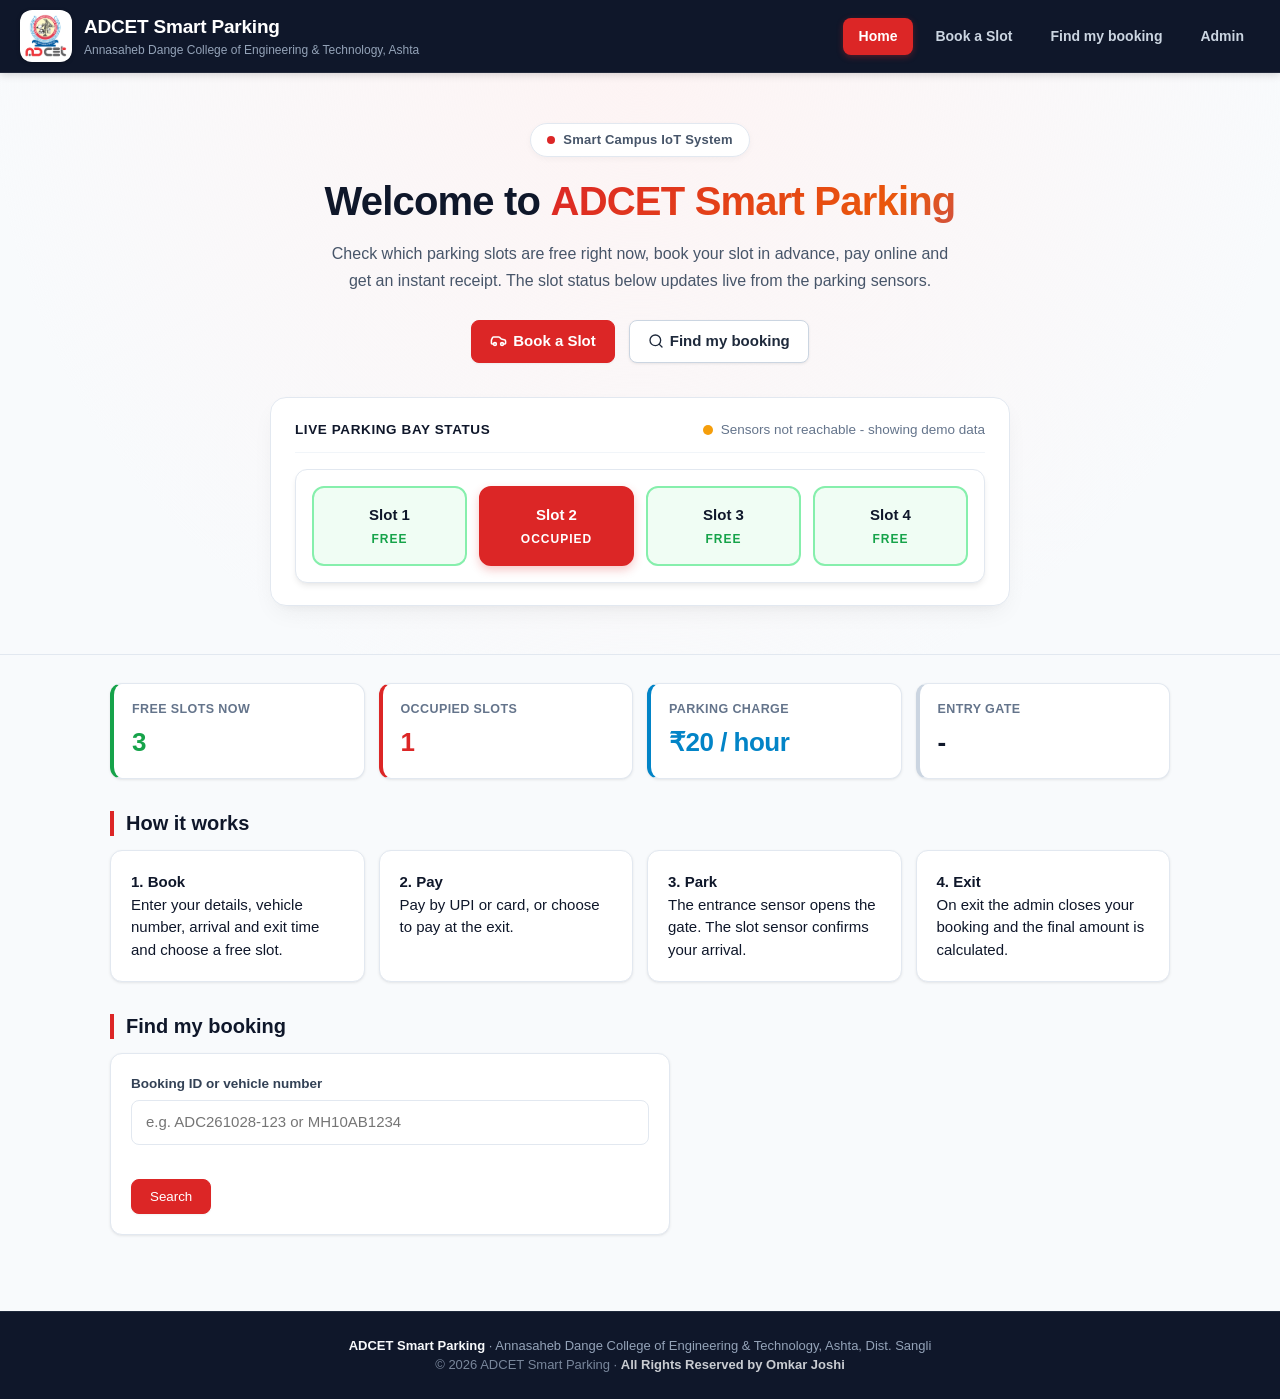
<file: smart-parking-web 1/smart-parking-web/index.html>
<!DOCTYPE html>
<html lang="en">
<head>
  <meta charset="UTF-8">
  <meta name="viewport" content="width=device-width, initial-scale=1">
  <title>ADCET Smart Parking</title>
  <link rel="icon" href="images/adcet-logo.png">
  <link rel="stylesheet" href="css/style.css">
</head>
<body>

<div id="site-header"></div>

<section class="hero">
  <div class="hero-center">
    <div class="hero-badge">
      <span class="live-pulse"></span> Smart Campus IoT System
    </div>
    <h1 class="welcome-title">
      Welcome to <span class="colorful-gradient">ADCET Smart Parking</span>
    </h1>
    <p class="hero-desc">
      Check which parking slots are free right now, book your slot in advance, pay online and get an instant receipt. The slot status below updates live from the parking sensors.
    </p>
    <div class="hero-actions">
      <a class="btn hero-btn" href="book.html">
        <svg width="17" height="17" viewBox="0 0 24 24" fill="none" stroke="currentColor" stroke-width="2.2" stroke-linecap="round" stroke-linejoin="round" style="vertical-align:-3px;margin-right:6px"><path d="M19 17h2c.6 0 1-.4 1-1v-3c0-.9-.7-1.7-1.5-1.9C18.7 10.6 16 10 16 10s-1.3-1.4-2.2-2.3c-.5-.4-1.1-.7-1.8-.7H5c-.6 0-1.1.4-1.4.9l-1.4 2.9A3.7 3.7 0 0 0 2 12v4c0 .6.4 1 1 1h2"/><circle cx="7" cy="17" r="2"/><circle cx="17" cy="17" r="2"/></svg>Book a Slot
      </a>
      <a class="btn secondary hero-btn" href="#find">
        <svg width="16" height="16" viewBox="0 0 24 24" fill="none" stroke="currentColor" stroke-width="2" stroke-linecap="round" stroke-linejoin="round" style="vertical-align:-3px;margin-right:6px"><circle cx="11" cy="11" r="8"/><path d="m21 21-4.3-4.3"/></svg>Find my booking
      </a>
    </div>

    <!-- Live parking slots placed below the welcome section -->
    <div class="hero-slots-container">
      <div class="slots-card-header">
        <span class="slots-card-title">Live Parking Bay Status</span>
        <div class="status-line">
          <span class="dot" id="dot"></span>
          <span id="conn">Connecting...</span>
        </div>
      </div>
      <div id="bays"></div>
    </div>
  </div>
</section>

<div class="wrap">

  <div class="stats">
    <div class="stat g"><div class="label">Free slots now</div><div class="value" id="s-free">-</div></div>
    <div class="stat r"><div class="label">Occupied slots</div><div class="value" id="s-occ">-</div></div>
    <div class="stat b"><div class="label">Parking charge</div><div class="value" id="s-rate">-</div></div>
    <div class="stat"><div class="label">Entry gate</div><div class="value" id="s-gate">-</div></div>
  </div>

  <h2 class="section">How it works</h2>
  <div class="stats">
    <div class="card"><b>1. Book</b><br>Enter your details, vehicle number, arrival and exit time and choose a free slot.</div>
    <div class="card"><b>2. Pay</b><br>Pay by UPI or card, or choose to pay at the exit.</div>
    <div class="card"><b>3. Park</b><br>The entrance sensor opens the gate. The slot sensor confirms your arrival.</div>
    <div class="card"><b>4. Exit</b><br>On exit the admin closes your booking and the final amount is calculated.</div>
  </div>

  <h2 class="section" id="find">Find my booking</h2>
  <div class="card" style="max-width:560px">
    <label for="q">Booking ID or vehicle number</label>
    <input id="q" placeholder="e.g. ADC261028-123 or MH10AB1234">
    <div class="error" id="find-err"></div>
    <button class="btn" id="find-btn">Search</button>
  </div>

</div>

<div id="site-footer"></div>

<script src="js/config.js"></script>
<script src="js/common.js"></script>
<script>
  renderHeader("home");
  renderFooter();

  // Clear any previously saved user name so homepage always welcomes cleanly
  try { localStorage.removeItem(LAST_USER_KEY); } catch (e) {}

  document.getElementById("s-rate").textContent = rupees(CONFIG.RATE_PER_HOUR) + " / hour";

  async function refresh() {
    const live = await fetchLive();
    renderBays("bays", live, false);

    const free = freeCount(live);
    document.getElementById("s-free").textContent = free;
    document.getElementById("s-occ").textContent = live.slots.filter(Boolean).length;
    document.getElementById("s-gate").textContent = live.online ? (live.gate ? "OPEN" : "CLOSED") : "-";

    const dot = document.getElementById("dot");
    const conn = document.getElementById("conn");
    if (live.online) {
      dot.className = "dot on";
      conn.textContent = "Live from the parking sensors";
    } else {
      dot.className = "dot off";
      conn.textContent = live.demo
        ? "Sensors not reachable - showing demo data"
        : "Sensors not reachable";
    }
  }

  refresh();
  setInterval(refresh, CONFIG.POLL_MS);

  // search
  document.getElementById("find-btn").addEventListener("click", async () => {
    const q = document.getElementById("q").value.trim().toUpperCase();
    const err = document.getElementById("find-err");
    err.textContent = "";
    if (!q) { err.textContent = "Please enter a booking ID or vehicle number."; return; }

    const v = normaliseVehicle(q);
    const list = getBookings().filter(b => b.id === q || b.vehicle === v);
    if (list.length === 0) {
      if (/^ADC[A-Z0-9-]+$/.test(q)) {
        try {
          await fetchBooking(q);
          window.location.href = "receipt.html?id=" + encodeURIComponent(q);
          return;
        } catch (e) {
          if (e.message !== "Booking not found.") {
            err.textContent = "Booking server unavailable. Please try again.";
            return;
          }
        }
      }
      err.textContent = "No booking found on this device for \"" + q + "\".";
      return;
    }
    list.sort((a, b) => new Date(b.bookedAt) - new Date(a.bookedAt));
    window.location.href = "receipt.html?id=" + encodeURIComponent(list[0].id);
  });
</script>
</body>
</html>
</file>
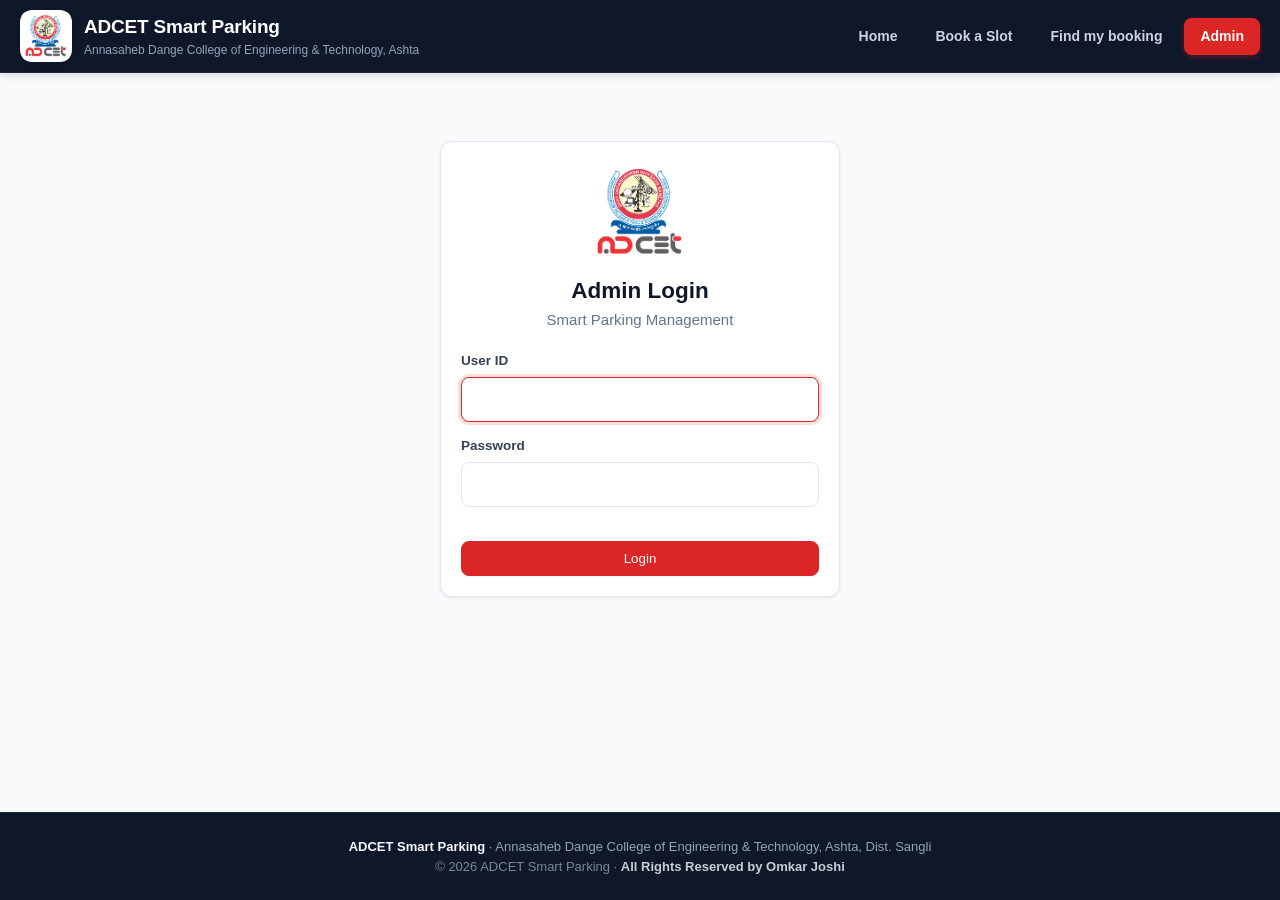
<file: smart-parking-web 1/smart-parking-web/admin-login.html>
<!DOCTYPE html>
<html lang="en">
<head>
  <meta charset="UTF-8">
  <meta name="viewport" content="width=device-width, initial-scale=1">
  <title>Admin Login - ADCET Smart Parking</title>
  <link rel="icon" href="images/adcet-logo.png">
  <link rel="stylesheet" href="css/style.css">
</head>
<body>

<div id="site-header"></div>

<div class="wrap">
  <div class="card login-box">
    
    <div class="logo"><img src="images/adcet-logo.png" alt="ADCET"></div>
    <h2>Admin Login</h2>
    <p class="sub">Smart Parking Management</p>

    <form id="form">
      <label for="user">User ID</label>
      <input id="user" autocomplete="username" autofocus>

      <label for="pass" style="margin-top:14px">Password</label>
      <input id="pass" type="password" autocomplete="current-password">

      <div class="error" id="err"></div>
      <button class="btn" style="width:100%" type="submit">Login</button>
    </form>
  </div>
</div>

<div id="site-footer"></div>

<script src="js/config.js"></script>
<script src="js/common.js"></script>
<script>
  renderHeader("admin");
  renderFooter();

  if (sessionStorage.getItem("adcet_admin_token")) {
    location.replace("admin.html");
  }

  document.getElementById("form").addEventListener("submit", async e => {
    e.preventDefault();
    const u = document.getElementById("user").value.trim();
    const p = document.getElementById("pass").value;
    const button = document.querySelector('#form button[type="submit"]');
    const error = document.getElementById("err");
    error.textContent = "";
    button.disabled = true;
    try {
      const result = await bookingApi("/api/session", {
        method: "POST",
        headers: { "Content-Type": "application/json" },
        body: JSON.stringify({ user: u, password: p })
      });
      sessionStorage.setItem("adcet_admin_token", result.token);
      sessionStorage.setItem("adcet_admin", "1");
      location.href = "admin.html";
    } catch (e) {
      error.textContent = e.message === "Wrong user ID or password."
        ? e.message
        : "Unable to connect to the booking server. Start the website server and try again.";
    } finally {
      button.disabled = false;
    }
  });
</script>
</body>
</html>
</file>
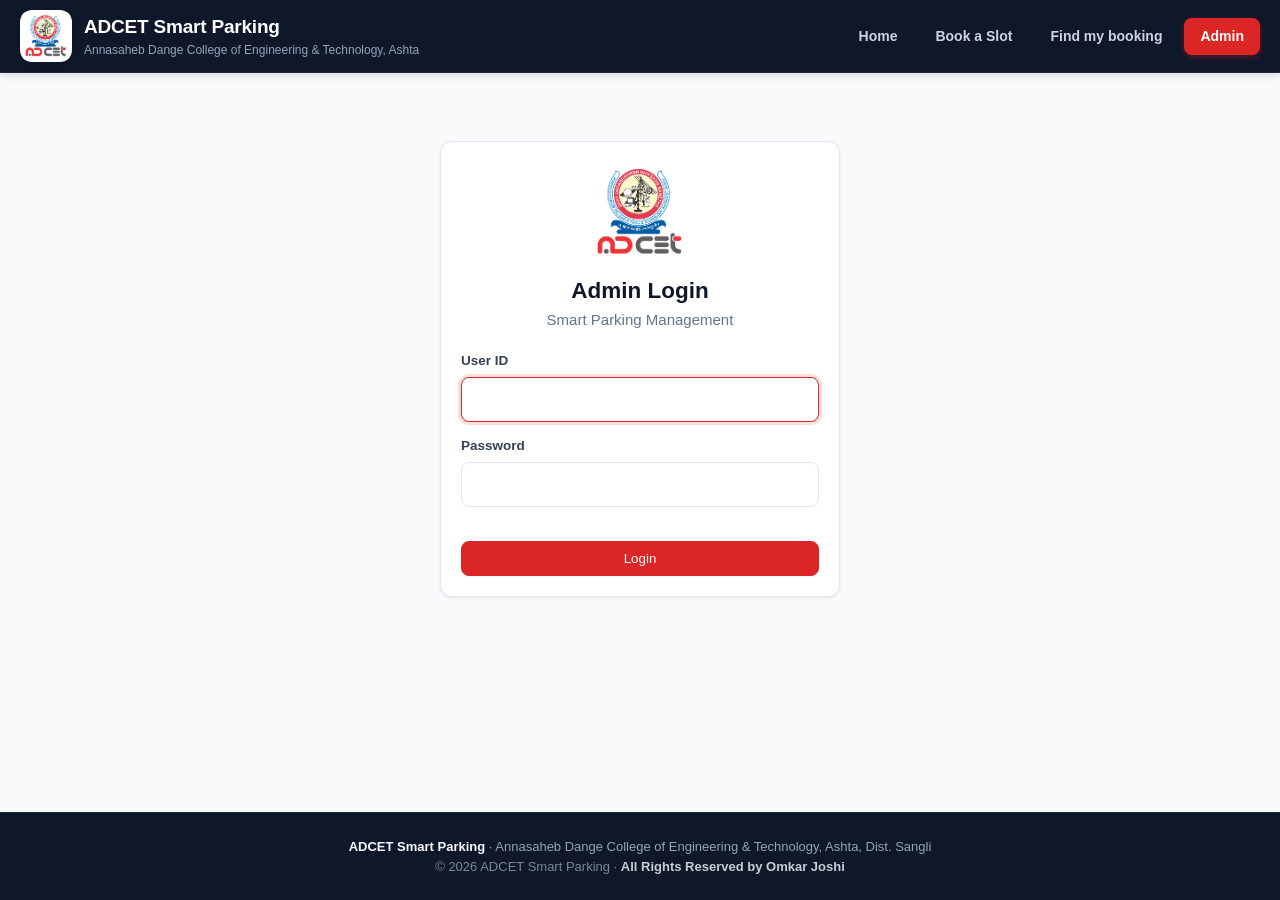
<file: smart-parking-web 1/smart-parking-web/admin.html>
<!DOCTYPE html>
<html lang="en">
<head>
  <meta charset="UTF-8">
  <meta name="viewport" content="width=device-width, initial-scale=1">
  <title>Admin Dashboard - ADCET Smart Parking</title>
  <link rel="icon" href="images/adcet-logo.png">
  <link rel="stylesheet" href="css/style.css">
  <script>
    // keep non-admins out
    if (sessionStorage.getItem("adcet_admin") !== "1") location.replace("admin-login.html");
  </script>
</head>
<body>

<div id="site-header"></div>

<div class="wrap">

  <div style="display:flex;justify-content:space-between;align-items:center;flex-wrap:wrap;gap:10px;margin-bottom:16px">
    <div>
      <h1 style="margin:0;font-size:24px">Admin Dashboard</h1>
      <div class="status-line"><span class="dot" id="dot"></span><span id="conn">Connecting...</span></div>
    </div>
    <div style="display:flex;gap:8px;flex-wrap:wrap;align-items:center">
      <button class="btn green" id="btn-toggle-scan" style="display:inline-flex;align-items:center;gap:6px">
        <svg width="17" height="17" viewBox="0 0 24 24" fill="none" stroke="currentColor" stroke-width="2.2"><path d="M3 7V5a2 2 0 0 1 2-2h2M17 3h2a2 2 0 0 1 2 2v2M21 17v2a2 2 0 0 1-2 2h-2M7 21H5a2 2 0 0 1-2-2v-2"/><rect x="7" y="7" width="10" height="10" rx="1.5"/><path d="M10 12h4M12 10v4"/></svg>
        <span>Scan QR &amp; Verify Slot</span>
      </button>
      <a class="btn" href="analytics-overview.html">Analytics Overview</a>
      <a class="btn" href="parking-analytics.html">Parking Analytics</a>
      <a class="btn" href="revenue.html">Revenue Analytics</a>
      <button class="btn secondary" id="logout">Logout</button>
    </div>
  </div>

  <div class="stats">
    <div class="stat"><div class="label">Total slots</div><div class="value" id="s-total">-</div></div>
    <div class="stat g"><div class="label">Available slots</div><div class="value" id="s-free">-</div></div>
    <div class="stat r"><div class="label">Occupied slots</div><div class="value" id="s-occ">-</div></div>
    <div class="stat b"><div class="label">Today's collection</div><div class="value" id="s-money">-</div></div>
  </div>

  <!-- QR Scanner & Slot Verification Module -->
  <div class="card" id="scanner-section" style="margin-top:20px;border:2px solid #cbd5e1;background:#ffffff;box-shadow:0 4px 14px rgba(0,0,0,0.06)">
    <div style="display:flex;justify-content:space-between;align-items:center;flex-wrap:wrap;gap:10px;border-bottom:1.5px solid var(--line);padding-bottom:12px;margin-bottom:14px">
      <div style="display:flex;align-items:center;gap:10px">
        <div style="width:38px;height:38px;border-radius:10px;background:#fee2e2;color:#dc2626;display:flex;align-items:center;justify-content:center;font-size:20px;flex:none">
          <svg width="22" height="22" viewBox="0 0 24 24" fill="none" stroke="currentColor" stroke-width="2.2"><path d="M3 7V5a2 2 0 0 1 2-2h2M17 3h2a2 2 0 0 1 2 2v2M21 17v2a2 2 0 0 1-2 2h-2M7 21H5a2 2 0 0 1-2-2v-2"/><rect x="7" y="7" width="10" height="10" rx="1.5"/><path d="M10 12h4M12 10v4"/></svg>
        </div>
        <div>
          <h2 style="margin:0;font-size:18px;color:#0f172a">QR Scanner &amp; User Slot Verification</h2>
          <div style="font-size:12.5px;color:var(--muted)">Scan receipt QR code to verify user, check slot allocation &amp; automate entry/exit</div>
        </div>
      </div>
      <div style="display:flex;gap:6px;align-items:center">
        <button class="btn small secondary" id="btn-toggle-scanner-view">Minimize</button>
      </div>
    </div>

    <!-- Scanner Content Area -->
    <div id="scanner-body">
      <!-- Tabs for Scanner methods -->
      <div class="scanner-tabs" style="display:flex;gap:8px;margin-bottom:14px;border-bottom:1px solid var(--line);padding-bottom:10px;flex-wrap:wrap">
        <button class="btn small tab-scan on" id="tab-btn-cam">&#128247; Camera Scanner</button>
        <button class="btn small secondary tab-scan" id="tab-btn-file">&#128193; Upload QR Image</button>
        <button class="btn small secondary tab-scan" id="tab-btn-manual">&#9000; Manual ID Entry</button>
      </div>

      <div class="scanner-grid" style="display:grid;grid-template-columns:repeat(auto-fit, minmax(310px, 1fr));gap:20px;align-items:start">
        <!-- Left: Scanner input viewports -->
        <div class="scanner-viewport-box" style="background:#0f172a;border-radius:12px;padding:14px;color:#fff;text-align:center;position:relative">
          
          <!-- Mode 1: Camera Feed -->
          <div id="cam-view-wrap">
            <div style="position:relative;width:100%;max-width:320px;margin:0 auto;aspect-ratio:4/3;background:#1e293b;border-radius:8px;overflow:hidden;display:flex;align-items:center;justify-content:center">
              <video id="qr-video" playsinline style="width:100%;height:100%;object-fit:cover;display:none"></video>
              <canvas id="qr-canvas" style="display:none"></canvas>
              <div id="cam-placeholder" style="padding:20px">
                <div style="font-size:32px;margin-bottom:6px">&#128247;</div>
                <div style="font-weight:600;font-size:14px">Camera is offline</div>
                <div style="font-size:12px;color:#94a3b8;margin-top:4px">Click "Start Camera" to scan driver QR code live</div>
              </div>
              <!-- Target Viewfinder Overlay with Animated Laser -->
              <div id="cam-overlay" style="display:none;position:absolute;inset:20px;border:2px dashed rgba(255,255,255,0.7);border-radius:10px;pointer-events:none">
                <div class="laser-bar"></div>
                <div class="scanner-corner corner tl"></div><div class="scanner-corner corner tr"></div>
                <div class="scanner-corner corner bl"></div><div class="scanner-corner corner br"></div>
              </div>
            </div>
            <div style="margin-top:12px;display:flex;justify-content:center;gap:8px;flex-wrap:wrap;align-items:center">
              <button class="btn small green" id="btn-start-cam">&#9654; Start Camera</button>
              <button class="btn small grey" id="btn-stop-cam" style="display:none">&#9632; Stop Camera</button>
              <select id="cam-select" style="display:none;background:#1e293b;color:#fff;border:1px solid #334155;border-radius:6px;font-size:12px;padding:4px 8px;max-width:140px"></select>
            </div>
            <div id="cam-status" style="font-size:12px;color:#94a3b8;margin-top:6px">Ready to scan driver receipt QR code</div>
          </div>

          <!-- Mode 2: File Upload (hidden by default) -->
          <div id="file-view-wrap" style="display:none;padding:10px 0">
            <div id="drop-zone" style="border:2px dashed #475569;border-radius:10px;padding:30px 16px;background:#1e293b;cursor:pointer">
              <div style="font-size:36px;margin-bottom:8px">&#128229;</div>
              <div style="font-weight:600;font-size:14px">Drop QR code image here</div>
              <div style="font-size:12px;color:#94a3b8;margin-top:4px">or click to browse receipt photo/screenshot</div>
              <input type="file" id="qr-file-input" accept="image/*" style="display:none">
            </div>
            <div id="file-preview-wrap" style="margin-top:10px;display:none">
              <img id="file-preview-img" style="max-height:120px;border-radius:6px;border:1px solid #334155">
            </div>
          </div>

          <!-- Mode 3: Manual Input (hidden by default) -->
          <div id="manual-view-wrap" style="display:none;padding:14px 0">
            <div style="font-size:13px;color:#cbd5e1;margin-bottom:10px">Enter Booking ID or paste scanned QR text:</div>
            <div style="display:flex;gap:6px;max-width:280px;margin:0 auto">
              <input type="text" id="manual-booking-input" placeholder="e.g. ADC261118-123" style="flex:1;background:#1e293b;border:1px solid #475569;color:#fff;text-transform:uppercase">
              <button class="btn small green" id="btn-manual-verify">Verify</button>
            </div>
            <div style="font-size:11.5px;color:#94a3b8;margin-top:8px">Supports USB Barcode/QR scanners and keyboard entry.</div>
          </div>
        </div>

        <!-- Right: Verification Result Card -->
        <div id="verify-card-wrap">
          <div id="verify-idle" style="background:#f8fafc;border:2px dashed var(--line);border-radius:12px;padding:36px 20px;text-align:center">
            <div style="font-size:40px;color:var(--muted);margin-bottom:8px">&#128179;</div>
            <h4 style="margin:0 0 6px;color:#0f172a">Awaiting QR Scan</h4>
            <p style="margin:0;font-size:13px;color:var(--muted)">Scan customer QR code or enter booking ID to verify their assigned parking slot and authorize entry or exit.</p>
          </div>

          <div id="verify-active" style="display:none;background:#ffffff;border:2px solid #86efac;border-radius:12px;padding:18px 20px;box-shadow:var(--shadow-md)">
            <!-- Verification header badge -->
            <div id="verify-banner" style="display:flex;align-items:center;justify-content:space-between;border-bottom:1.5px solid var(--line);padding-bottom:12px;margin-bottom:14px">
              <div style="display:flex;align-items:center;gap:8px">
                <span id="verify-tick" style="width:26px;height:26px;border-radius:50%;background:#16a34a;color:#fff;display:inline-flex;align-items:center;justify-content:center;font-weight:700">&#10003;</span>
                <span id="verify-title" style="font-weight:800;font-size:16px;color:#0f172a">VERIFIED BOOKING</span>
              </div>
              <span id="verify-chip" class="chip blue">Booked</span>
            </div>

            <!-- Big Slot Callout -->
            <div style="background:#f0fdf4;border:2px solid #86efac;border-radius:10px;padding:12px 16px;display:flex;align-items:center;justify-content:space-between;margin-bottom:14px">
              <div>
                <div style="font-size:12px;font-weight:700;color:#15803d;letter-spacing:0.5px;text-transform:uppercase">Assigned Parking Bay</div>
                <div style="font-size:13px;color:#334155;margin-top:2px">Please direct vehicle to this slot</div>
              </div>
              <div id="verify-slot-badge" style="background:#16a34a;color:#ffffff;font-size:24px;font-weight:900;padding:6px 18px;border-radius:8px;letter-spacing:0.5px">SLOT 1</div>
            </div>

            <!-- Grid of customer details -->
            <div style="display:grid;grid-template-columns:1fr 1fr;gap:10px;font-size:13px;margin-bottom:16px;background:#f8fafc;padding:12px;border-radius:8px;border:1px solid var(--line)">
              <div><span style="color:var(--muted)">Booking ID:</span> <b id="v-id" style="font-family:monospace;color:#0f172a">-</b></div>
              <div><span style="color:var(--muted)">Customer:</span> <b id="v-name" style="color:#0f172a">-</b></div>
              <div><span style="color:var(--muted)">Vehicle:</span> <b id="v-veh" style="color:#0f172a">-</b></div>
              <div><span style="color:var(--muted)">Mobile:</span> <b id="v-mob" style="color:#0f172a">-</b></div>
              <div><span style="color:var(--muted)">Arrival:</span> <span id="v-arr">-</span></div>
              <div><span style="color:var(--muted)">Exit:</span> <span id="v-exit">-</span></div>
              <div><span style="color:var(--muted)">Payment:</span> <span id="v-pay">-</span></div>
              <div><span style="color:var(--muted)">Amount:</span> <b id="v-amt" style="color:var(--red)">-</b></div>
            </div>

            <!-- Gate alert notice -->
            <div id="gate-alert-box" style="display:none;margin-bottom:14px;background:#dcfce7;border:1.5px solid #86efac;color:#166534;padding:10px 14px;border-radius:8px;font-size:13px;font-weight:700;align-items:center;gap:8px">
              <span style="font-size:18px">&#128679;</span> <span id="gate-alert-text">Automatic Gate OPENED for Vehicle Entry</span>
            </div>

            <!-- Gate & Action Buttons -->
            <div id="verify-actions-bar" style="display:flex;gap:8px;flex-wrap:wrap;align-items:center;justify-content:space-between;border-top:1.5px solid var(--line);padding-top:14px">
              <div id="verify-dynamic-btns" style="display:flex;gap:8px;flex-wrap:wrap">
                <!-- Action buttons injected based on booking status -->
              </div>
              <div style="display:flex;gap:6px">
                <a id="v-view-receipt" class="btn small secondary" target="_blank">View Receipt</a>
                <button class="btn small secondary" id="btn-scan-another">Scan Next</button>
              </div>
            </div>

          </div>
        </div>
      </div>
    </div>
  </div>

  <div class="two-col" style="margin-top:20px">
    <div class="card">
      <h3>Live slot status</h3>
      <div id="bays"></div>
      <div class="hint" id="demo-hint" style="display:none">
        Demo mode: click a slot to switch it between free and occupied for testing.
      </div>
    </div>

    <div class="card">
      <h3>Sensors &amp; gate</h3>
      <div class="row-kv"><span>ESP32</span><b id="k-esp">-</b></div>
      <div class="row-kv"><span>Entrance sensor (IR5)</span><b id="k-ent">-</b></div>
      <div class="row-kv"><span>Exit sensor (IR6)</span><b id="k-exit">-</b></div>
      <div class="row-kv"><span>Gate</span><b id="k-gate">-</b></div>
      <div class="row-kv"><span>Charge per hour</span><b id="k-rate"></b></div>
    </div>
  </div>

  <h2 class="section">Bookings</h2>

  <div class="toolbar">
    <input id="search" placeholder="Search name, vehicle, ID...">
    <select id="filter">
      <option value="">All status</option>
      <option>Booked</option>
      <option>Active</option>
      <option>Completed</option>
      <option>Cancelled</option>
      <option>No-show</option>
    </select>
    <div class="sp">
      <button class="btn secondary small" id="csv">Download CSV</button>
      <button class="btn secondary small" id="clear">Delete all</button>
    </div>
  </div>

  <div class="table-wrap">
    <table class="data">
      <thead>
        <tr>
          <th>Booking ID</th><th>Name / Mobile</th><th>Vehicle</th><th>Slot</th>
          <th>Arrival</th><th>Exit</th><th>Payment</th><th>Amount</th><th>Status</th><th>Actions</th>
        </tr>
      </thead>
      <tbody id="rows"></tbody>
    </table>
  </div>
  <div class="hint" style="margin-top:8px">Bookings are stored in this browser (prototype). See the README for details.</div>

</div>

<div id="site-footer"></div>

<script src="js/config.js"></script>
<script src="js/qrcode.min.js"></script>
<script src="js/jsQR.min.js"></script>
<script src="js/common.js"></script>
<script>
  renderHeader("admin");
  renderSidebar("dashboard");
  renderFooter();

  const $ = id => document.getElementById(id);
  let live = { slots: [false, false, false, false], online: false, demo: false };

  $("s-total").textContent = CONFIG.TOTAL_SLOTS;
  $("k-rate").textContent = rupees(CONFIG.RATE_PER_HOUR) + " / hour";

  $("logout").addEventListener("click", () => {
    sessionStorage.removeItem("adcet_admin");
    sessionStorage.removeItem("adcet_admin_token");
    location.href = "admin-login.html";
  });

  function sameDay(iso) {
    return iso && new Date(iso).toDateString() === new Date().toDateString();
  }

  function todaysCollection() {
    let sum = 0;
    getBookings().forEach(b => {
      if (b.status === "Completed") { if (sameDay(b.actualExit)) sum += b.finalAmount; }
      else if ((b.status === "Booked" || b.status === "Active") && b.payStatus === "Paid" && sameDay(b.bookedAt)) sum += b.amount;
    });
    return sum;
  }

  function chip(s) {
    const cls = { "Booked": "blue", "Active": "free", "Completed": "grey", "Cancelled": "full", "No-show": "reserved" }[s] || "grey";
    return '<span class="chip ' + cls + '">' + esc(s) + "</span>";
  }

  function drawTable() {
    const q = $("search").value.trim().toLowerCase();
    const f = $("filter").value;
    let list = getBookings().slice().sort((a, b) => new Date(b.bookedAt) - new Date(a.bookedAt));

    list = list.filter(b => (!f || b.status === f) &&
      (!q || (b.id + " " + b.name + " " + b.vehicle + " " + b.mobile).toLowerCase().includes(q)));

    if (list.length === 0) {
      $("rows").innerHTML = '<tr><td colspan="10" style="text-align:center;color:var(--muted);padding:26px">No bookings yet</td></tr>';
      return;
    }

    $("rows").innerHTML = list.map(b => {
      let acts = "";
      acts += '<button class="btn small green" data-act="qr" data-id="' + b.id + '" title="Verify User & Slot QR">Verify QR</button>';
      if (b.status === "Booked") {
        acts += '<button class="btn small green" data-act="arrive" data-id="' + b.id + '">Arrived</button>';
        acts += '<button class="btn small grey" data-act="cancel" data-id="' + b.id + '">Cancel</button>';
      }
      if (b.status === "Active") {
        acts += '<button class="btn small blue" data-act="checkout" data-id="' + b.id + '">Check-out</button>';
      }
      acts += '<a class="btn small secondary" href="receipt.html?id=' + encodeURIComponent(b.id) + '">View</a>';
      acts += '<button class="btn small secondary" data-act="delete" data-id="' + b.id + '">Delete</button>';

      const amt = b.status === "Completed" ? b.finalAmount : b.amount;
      return "<tr>" +
        "<td><b>" + esc(b.id) + "</b></td>" +
        "<td>" + esc(b.name) + "<br><span style='color:var(--muted)'>" + esc(b.mobile) + "</span></td>" +
        "<td>" + esc(b.vehicle) + "<br><span style='color:var(--muted)'>" + esc(b.vtype) + "</span></td>" +
        "<td><b style='color:#0f172a'>Slot " + b.slot + "</b></td>" +
        "<td>" + fmtDateTime(b.arrival) + "</td>" +
        "<td>" + fmtDateTime(b.actualExit || b.exit) + "</td>" +
        "<td>" + esc(b.method) + "<br>" + (b.payStatus === "Paid" ? '<span class="chip free">PAID</span>' : '<span class="chip reserved">PENDING</span>') + "</td>" +
        "<td>" + rupees(amt) + "</td>" +
        "<td>" + chip(b.status) + "</td>" +
        '<td><div class="acts">' + acts + "</div></td></tr>";
    }).join("");
  }

  $("rows").addEventListener("click", async e => {
    const btn = e.target.closest("button[data-act]");
    if (!btn) return;
    const id = btn.dataset.id;
    const b = findBooking(id);
    if (!b) return;

    if (btn.dataset.act === "qr") {
      verifyBookingById(id);
      $("scanner-section").scrollIntoView({ behavior: "smooth" });
      return;
    }
    if (btn.dataset.act === "arrive") {
      triggerArrival(id);
    }
    if (btn.dataset.act === "cancel") {
      if (confirm("Cancel booking " + id + "?")) {
        try { await updateBooking(id, { status: "Cancelled" }); }
        catch (error) { reportBookingSyncError(error); }
        if (currentVerifiedId === id) verifyBookingById(id);
      }
    }
    if (btn.dataset.act === "checkout") {
      triggerCheckout(id);
    }
    if (btn.dataset.act === "delete") {
      if (confirm("Delete booking " + id + " permanently?")) {
        try { await deleteBooking(id); }
        catch (error) { reportBookingSyncError(error); }
        if (currentVerifiedId === id) resetVerificationView();
      }
    }
    refresh();
  });

  $("search").addEventListener("input", drawTable);
  $("filter").addEventListener("change", drawTable);

  $("clear").addEventListener("click", async () => {
    if (confirm("Delete ALL bookings? This cannot be undone.")) {
      try { await clearBookings(); }
      catch (error) { reportBookingSyncError(error); return; }
      resetVerificationView();
      refresh();
    }
  });

  $("csv").addEventListener("click", () => {
    const head = ["Booking ID","Name","Mobile","Address","Vehicle","Type","Slot","Booked at","Arrival","Exit",
                  "Actual arrival","Actual exit","Payment method","Payment status","Amount","Final amount","Status"];
    const rows = getBookings().map(b => [b.id,b.name,b.mobile,b.address,b.vehicle,b.vtype,b.slot,b.bookedAt,
      b.arrival,b.exit,b.actualArrival,b.actualExit,b.method,b.payStatus,b.amount,b.finalAmount,b.status]);
    const csv = [head].concat(rows).map(r =>
      r.map(v => '"' + String(v == null ? "" : v).replace(/"/g, '""') + '"').join(",")).join("\r\n");
    const a = document.createElement("a");
    a.href = URL.createObjectURL(new Blob([csv], { type: "text/csv" }));
    a.download = "parking-bookings.csv";
    a.click();
  });

  // demo mode: click a bay to flip it
  $("bays").addEventListener("click", e => {
    if (!live.demo) return;
    const bay = e.target.closest(".bay");
    if (!bay) return;
    toggleDemoSlot(Number(bay.dataset.slot));
    refresh();
  });

  // ---------- QR Scanner & User Slot Verification Logic ----------
  let currentVerifiedId = null;
  let videoStream = null;
  let isScanning = false;
  let animId = null;
  let simulatedGateTimer = null;

  function triggerSimulatedGate(direction = "ENTRY") {
    $("k-gate").textContent = "OPEN (" + direction + ")";
    $("k-gate").style.color = "#16a34a";
    $("gate-alert-box").style.display = "flex";
    $("gate-alert-text").textContent = "Automatic Gate OPENED for " + direction + "! Sensor verifying passage...";
    clearTimeout(simulatedGateTimer);
    simulatedGateTimer = setTimeout(() => {
      $("k-gate").textContent = live.online ? (live.gate ? "OPEN" : "CLOSED") : "-";
      $("k-gate").style.color = "";
      $("gate-alert-box").style.display = "none";
    }, 4500);
  }

  async function triggerArrival(id) {
    const b = findBooking(id);
    if (!b) return;
    const now = new Date().toISOString();
    try { await updateBooking(id, { status: "Active", actualArrival: now }); }
    catch (error) { reportBookingSyncError(error); return; }
    playBeep("success");
    toast("Booking " + id + " verified! Slot " + b.slot + " occupied by " + b.vehicle);
    triggerSimulatedGate("ENTRY");
    verifyBookingById(id);
    refresh();
  }

  async function triggerCheckout(id) {
    const b = findBooking(id);
    if (!b) return;
    const now = new Date().toISOString();
    const start = b.actualArrival || b.arrival;
    const used = calcAmount(start, now);
    const final = Math.max(b.amount, used);
    const extra = final - b.amount;
    let msg = "Check-out " + b.vehicle + " from Slot " + b.slot + "?\nTime parked: " + fmtDuration(start, now) +
              "\nFinal amount: " + rupees(final);
    if (b.payStatus === "Paid" && extra > 0) msg += "\nExtra charge to collect: " + rupees(extra);
    if (b.payStatus !== "Paid") msg += "\nCollect total: " + rupees(final) + " from driver.";
    if (confirm(msg)) {
      try { await updateBooking(id, { status: "Completed", actualExit: now, finalAmount: final, payStatus: "Paid" }); }
      catch (error) { reportBookingSyncError(error); return; }
      playBeep("success");
      toast("Check-out completed! Slot " + b.slot + " freed.");
      triggerSimulatedGate("EXIT");
      verifyBookingById(id);
      refresh();
    }
  }

  function verifyBookingById(id) {
    const b = findBooking(id);
    if (!b) {
      toast("Booking " + id + " not found!");
      return;
    }
    verifyBookingObject(b);
  }

  function verifyBookingObject(b) {
    currentVerifiedId = b.id;
    $("verify-idle").style.display = "none";
    $("verify-active").style.display = "block";

    $("v-id").textContent = b.id;
    $("v-name").textContent = b.name;
    $("v-veh").textContent = b.vehicle + " (" + (b.vtype || "Vehicle") + ")";
    $("v-mob").textContent = b.mobile || "-";
    $("v-arr").textContent = fmtDateTime(b.actualArrival || b.arrival);
    $("v-exit").textContent = fmtDateTime(b.actualExit || b.exit);
    $("v-pay").innerHTML = b.payStatus === "Paid"
      ? '<span class="chip free">PAID</span>'
      : '<span class="chip reserved">PAY AT EXIT</span>';
    
    const amt = b.status === "Completed" ? (b.finalAmount || b.amount) : b.amount;
    $("v-amt").textContent = rupees(amt);

    $("verify-slot-badge").textContent = "SLOT " + b.slot;
    $("v-view-receipt").href = "receipt.html?id=" + encodeURIComponent(b.id);

    // Style banner and status
    const chipClass = { "Booked": "blue", "Active": "free", "Completed": "grey", "Cancelled": "full" }[b.status] || "grey";
    $("verify-chip").className = "chip " + chipClass;
    $("verify-chip").textContent = b.status;

    const banner = $("verify-active");
    const tick = $("verify-tick");
    const title = $("verify-title");
    const slotBadge = $("verify-slot-badge");

    if (b.status === "Booked") {
      banner.style.borderColor = "#86efac";
      slotBadge.style.background = "#16a34a";
      tick.style.background = "#16a34a";
      tick.innerHTML = "&#10003;";
      title.textContent = "VALID RESERVATION - READY FOR CHECK-IN";
    } else if (b.status === "Active") {
      banner.style.borderColor = "#60a5fa";
      slotBadge.style.background = "#2563eb";
      tick.style.background = "#2563eb";
      tick.innerHTML = "&#128663;";
      const parkedTime = fmtDuration(b.actualArrival || b.arrival, new Date().toISOString());
      title.textContent = "ACTIVE IN PARKING (" + parkedTime + ")";
    } else if (b.status === "Completed") {
      banner.style.borderColor = "#cbd5e1";
      slotBadge.style.background = "#475569";
      tick.style.background = "#475569";
      tick.innerHTML = "&#10004;";
      title.textContent = "BOOKING COMPLETED (EXITED)";
    } else {
      banner.style.borderColor = "#fca5a5";
      slotBadge.style.background = "#dc2626";
      tick.style.background = "#dc2626";
      tick.innerHTML = "&#10008;";
      title.textContent = "BOOKING " + b.status.toUpperCase() + " - ENTRY DENIED";
    }

    // Dynamic buttons
    const btnsWrap = $("verify-dynamic-btns");
    btnsWrap.innerHTML = "";
    if (b.status === "Booked") {
      btnsWrap.innerHTML =
        '<button class="btn green" id="v-btn-checkin" style="font-weight:700">&#10003; Verify &amp; Open Gate (Check-In)</button>' +
        '<button class="btn grey small" id="v-btn-cancel">Cancel</button>';
      $("v-btn-checkin").addEventListener("click", () => triggerArrival(b.id));
      $("v-btn-cancel").addEventListener("click", async () => {
        if (confirm("Cancel booking " + b.id + "?")) {
          try { await updateBooking(b.id, { status: "Cancelled" }); }
          catch (error) { reportBookingSyncError(error); return; }
          verifyBookingById(b.id);
          refresh();
        }
      });
    } else if (b.status === "Active") {
      btnsWrap.innerHTML =
        '<button class="btn blue" id="v-btn-checkout" style="font-weight:700">&#128663; Verify Check-Out &amp; Free Slot</button>';
      $("v-btn-checkout").addEventListener("click", () => triggerCheckout(b.id));
    }
  }

  function resetVerificationView() {
    currentVerifiedId = null;
    $("verify-idle").style.display = "block";
    $("verify-active").style.display = "none";
    $("gate-alert-box").style.display = "none";
  }

  $("btn-scan-another").addEventListener("click", () => {
    resetVerificationView();
    if (!isScanning) startCamera();
  });

  function handleScannedCode(raw) {
    if (!raw) return;
    const parsed = parseBookingQRData(raw);
    if (!parsed) {
      playBeep("error");
      toast("Invalid QR code format. Not recognized as an ADCET pass.");
      return;
    }

    // Import or find booking
    let b = findBooking(parsed.id);
    if (!b && parsed.vehicle) {
      b = importBookingFromQR(parsed);
      toast("Imported new booking " + b.id + " from scanned QR pass!");
      refresh();
    }

    if (!b) {
      playBeep("error");
      toast("Booking " + (parsed.id || "ID") + " not found in database.");
      return;
    }

    playBeep("success");
    toast("Verified Driver: " + b.name + " (" + b.vehicle + ")");
    verifyBookingObject(b);
  }

  // Camera Management
  const video = $("qr-video");
  const canvas = $("qr-canvas");
  const camCtx = canvas.getContext("2d", { willReadFrequently: true });

  async function populateCameras() {
    try {
      const devices = await navigator.mediaDevices.enumerateDevices();
      const videoDevices = devices.filter(d => d.kind === "videoinput");
      const sel = $("cam-select");
      sel.innerHTML = "";
      videoDevices.forEach((d, i) => {
        const opt = document.createElement("option");
        opt.value = d.deviceId;
        opt.textContent = d.label || ("Camera " + (i + 1));
        sel.appendChild(opt);
      });
      if (videoDevices.length > 1) sel.style.display = "inline-block";
    } catch (e) {}
  }

  async function startCamera(deviceId) {
    stopCamera();
    try {
      $("cam-status").textContent = "Requesting camera access...";
      const constraints = {
        video: deviceId
          ? { deviceId: { exact: deviceId } }
          : { facingMode: { ideal: "environment" }, width: { ideal: 640 }, height: { ideal: 480 } }
      };
      videoStream = await navigator.mediaDevices.getUserMedia(constraints);
      video.srcObject = videoStream;
      video.setAttribute("playsinline", true);
      await video.play();

      video.style.display = "block";
      $("cam-placeholder").style.display = "none";
      $("cam-overlay").style.display = "block";
      $("btn-start-cam").style.display = "none";
      $("btn-stop-cam").style.display = "inline-block";
      $("cam-status").textContent = "Scanning active - hold QR code in frame";
      isScanning = true;
      populateCameras();
      scanLoop();
    } catch (err) {
      console.warn("Camera access failed:", err);
      $("cam-status").textContent = "Camera unavailable: " + (err.message || "Please allow permissions or use upload");
      toast("Camera unavailable. You can use 'Upload QR Image' or 'Manual ID'.");
    }
  }

  function stopCamera() {
    isScanning = false;
    if (animId) cancelAnimationFrame(animId);
    if (videoStream) {
      videoStream.getTracks().forEach(t => t.stop());
      videoStream = null;
    }
    video.style.display = "none";
    $("cam-placeholder").style.display = "block";
    $("cam-overlay").style.display = "none";
    $("btn-start-cam").style.display = "inline-block";
    $("btn-stop-cam").style.display = "none";
    $("cam-status").textContent = "Camera stopped";
  }

  function scanLoop() {
    if (!isScanning) return;
    if (video.readyState === video.HAVE_ENOUGH_DATA) {
      canvas.width = video.videoWidth;
      canvas.height = video.videoHeight;
      camCtx.drawImage(video, 0, 0, canvas.width, canvas.height);
      const imgData = camCtx.getImageData(0, 0, canvas.width, canvas.height);
      if (typeof jsQR !== "undefined") {
        const code = jsQR(imgData.data, imgData.width, imgData.height, { inversionAttempts: "dontInvert" });
        if (code && code.data) {
          handleScannedCode(code.data);
          // Briefly pause scanning so it doesn't repeatedly fire
          setTimeout(() => { if (isScanning) requestAnimationFrame(scanLoop); }, 1800);
          return;
        }
      }
    }
    animId = requestAnimationFrame(scanLoop);
  }

  $("btn-start-cam").addEventListener("click", () => startCamera($("cam-select").value));
  $("btn-stop-cam").addEventListener("click", stopCamera);
  $("cam-select").addEventListener("change", e => startCamera(e.target.value));

  // Switch tabs
  const tabBtnCam = $("tab-btn-cam");
  const tabBtnFile = $("tab-btn-file");
  const tabBtnManual = $("tab-btn-manual");
  const camWrap = $("cam-view-wrap");
  const fileWrap = $("file-view-wrap");
  const manualWrap = $("manual-view-wrap");

  function setScanTab(tab) {
    [tabBtnCam, tabBtnFile, tabBtnManual].forEach(b => {
      b.classList.remove("on");
      b.classList.add("secondary");
    });
    camWrap.style.display = "none";
    fileWrap.style.display = "none";
    manualWrap.style.display = "none";

    if (tab === "cam") {
      tabBtnCam.classList.add("on");
      tabBtnCam.classList.remove("secondary");
      camWrap.style.display = "block";
    } else if (tab === "file") {
      tabBtnFile.classList.add("on");
      tabBtnFile.classList.remove("secondary");
      fileWrap.style.display = "block";
      stopCamera();
    } else if (tab === "manual") {
      tabBtnManual.classList.add("on");
      tabBtnManual.classList.remove("secondary");
      manualWrap.style.display = "block";
      stopCamera();
      $("manual-booking-input").focus();
    }
  }

  tabBtnCam.addEventListener("click", () => { setScanTab("cam"); startCamera(); });
  tabBtnFile.addEventListener("click", () => setScanTab("file"));
  tabBtnManual.addEventListener("click", () => setScanTab("manual"));

  // File Upload scanning
  const dropZone = $("drop-zone");
  const fileInput = $("qr-file-input");
  dropZone.addEventListener("click", () => fileInput.click());

  dropZone.addEventListener("dragover", e => {
    e.preventDefault();
    dropZone.style.borderColor = "#ef4444";
  });
  dropZone.addEventListener("dragleave", () => {
    dropZone.style.borderColor = "#475569";
  });
  dropZone.addEventListener("drop", e => {
    e.preventDefault();
    dropZone.style.borderColor = "#475569";
    if (e.dataTransfer.files && e.dataTransfer.files[0]) {
      processUploadedFile(e.dataTransfer.files[0]);
    }
  });
  fileInput.addEventListener("change", e => {
    if (e.target.files && e.target.files[0]) {
      processUploadedFile(e.target.files[0]);
    }
  });

  function processUploadedFile(file) {
    const reader = new FileReader();
    reader.onload = evt => {
      const img = new Image();
      img.onload = () => {
        $("file-preview-wrap").style.display = "block";
        $("file-preview-img").src = img.src;

        const offCanvas = document.createElement("canvas");
        offCanvas.width = img.width;
        offCanvas.height = img.height;
        const ctx = offCanvas.getContext("2d");
        ctx.drawImage(img, 0, 0);
        const imgData = ctx.getImageData(0, 0, img.width, img.height);
        if (typeof jsQR !== "undefined") {
          const code = jsQR(imgData.data, imgData.width, imgData.height);
          if (code && code.data) {
            handleScannedCode(code.data);
          } else {
            playBeep("error");
            toast("No readable QR code found in this image. Please ensure photo is sharp and unblurred.");
          }
        }
      };
      img.src = evt.target.result;
    };
    reader.readAsDataURL(file);
  }

  // Manual input verify
  $("btn-manual-verify").addEventListener("click", () => {
    const txt = $("manual-booking-input").value.trim();
    if (!txt) return;
    handleScannedCode(txt);
  });
  $("manual-booking-input").addEventListener("keydown", e => {
    if (e.key === "Enter") {
      const txt = $("manual-booking-input").value.trim();
      if (txt) handleScannedCode(txt);
    }
  });

  // Toggle buttons
  $("btn-toggle-scan").addEventListener("click", () => {
    const sec = $("scanner-section");
    sec.scrollIntoView({ behavior: "smooth" });
    setScanTab("cam");
    startCamera();
  });

  $("btn-toggle-scanner-view").addEventListener("click", () => {
    const body = $("scanner-body");
    const btn = $("btn-toggle-scanner-view");
    if (body.style.display === "none") {
      body.style.display = "block";
      btn.textContent = "Minimize";
    } else {
      body.style.display = "none";
      btn.textContent = "Expand";
      stopCamera();
    }
  });

  // URL query params on load: ?scan=1 or ?verify=ADC...
  const urlParams = new URLSearchParams(location.search);
  if (urlParams.get("scan") === "1") {
    setTimeout(() => {
      $("scanner-section").scrollIntoView({ behavior: "smooth" });
      setScanTab("cam");
      startCamera();
    }, 400);
  }
  if (urlParams.get("verify")) {
    setTimeout(() => {
      verifyBookingById(urlParams.get("verify"));
      $("scanner-section").scrollIntoView({ behavior: "smooth" });
    }, 300);
  }

  async function refresh() {
    try { await syncAdminBookings(); }
    catch (e) { reportBookingSyncError(e); }
    live = await fetchLive();
    renderBays("bays", live, live.demo);

    const free = freeCount(live);
    $("s-free").textContent = free;
    $("s-occ").textContent = live.slots.filter(Boolean).length;
    $("s-money").textContent = rupees(todaysCollection());

    $("dot").className = "dot " + (live.online ? "on" : "off");
    $("conn").textContent = live.online ? "ESP32 connected - live data"
      : (live.demo ? "ESP32 not reachable - demo mode" : "ESP32 not reachable");
    $("demo-hint").style.display = live.demo ? "" : "none";

    $("k-esp").textContent = live.online ? "ONLINE" : "OFFLINE";
    $("k-ent").textContent = live.online ? (live.entrance ? "DETECTED" : "CLEAR") : "-";
    $("k-exit").textContent = live.online ? (live.exit ? "DETECTED" : "CLEAR") : "-";
    if (!simulatedGateTimer) {
      $("k-gate").textContent = live.online ? (live.gate ? "OPEN" : "CLOSED") : "-";
    }

    drawTable();
  }

  refresh();
  setInterval(refresh, CONFIG.POLL_MS);
</script>
</body>
</html>
</file>
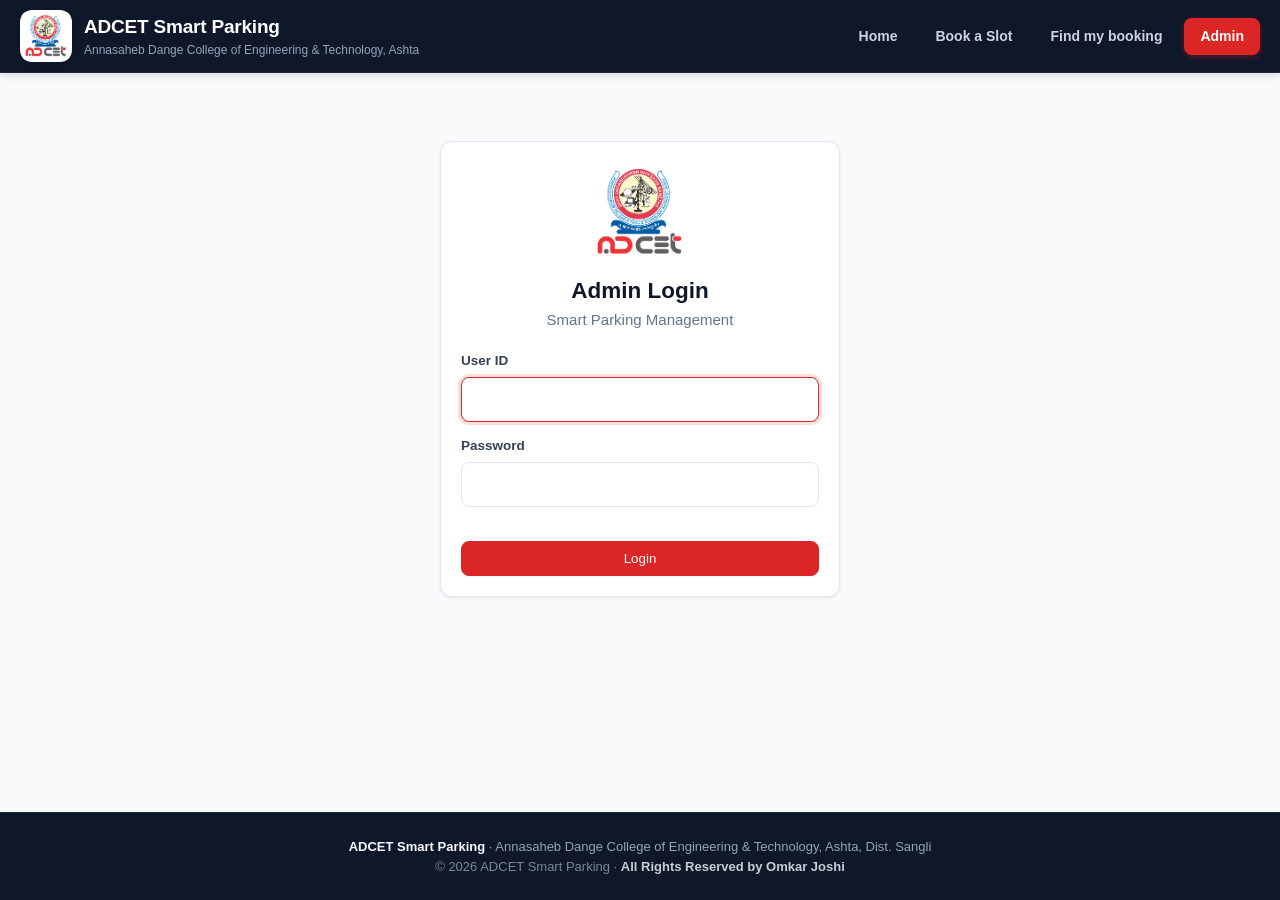
<file: smart-parking-web 1/smart-parking-web/analytics-overview.html>
<!DOCTYPE html>
<html lang="en">
<head>
  <meta charset="UTF-8">
  <meta name="viewport" content="width=device-width, initial-scale=1">
  <title>Analytics Overview - ADCET Smart Parking</title>
  <link rel="icon" href="images/adcet-logo.png">
  <link rel="stylesheet" href="css/style.css">
  <link rel="stylesheet" href="css/analytics.css">
  <script>
    if (sessionStorage.getItem("adcet_admin") !== "1") location.replace("admin-login.html");
  </script>
</head>
<body>

<div id="site-header"></div>

<div class="wrap">

  <div class="an-head">
    <div>
      <h1>Analytics Overview</h1>
      <div class="status-line"><span class="dot" id="dot"></span><span id="conn">Connecting...</span></div>
    </div>
    <div class="an-actions">
      <span id="sample"></span>
      <button class="btn secondary small" onclick="window.print()">Print</button>
      <a class="btn secondary small" href="live-monitoring.html">Live Monitoring</a>
    </div>
  </div>

  <div class="stats">
    <div class="stat"><div class="label">Total parking slots</div><div class="value" id="s-total">-</div></div>
    <div class="stat g"><div class="label">Available slots</div><div class="value" id="s-free">-</div></div>
    <div class="stat r"><div class="label">Occupied slots</div><div class="value" id="s-occ">-</div></div>
    <div class="stat b"><div class="label">Parking occupancy percentage</div><div class="value" id="s-pct">-</div><div class="sub" id="s-pct-sub"></div></div>
  </div>

  <div class="stats" style="margin-top:14px">
    <div class="stat b"><div class="label">Total bookings</div><div class="value" id="s-book">-</div></div>
    <div class="stat g"><div class="label">Confirmed bookings</div><div class="value" id="s-conf">-</div></div>
    <div class="stat r"><div class="label">Cancelled bookings</div><div class="value" id="s-canc">-</div><div class="sub">includes no-shows</div></div>
    <div class="stat"><div class="label">Bookings made today</div><div class="value" id="s-today">-</div></div>
  </div>

  <div class="an-grid">
    <div class="card"><h3>Occupied and available slots (right now)</h3><div id="c-donut"></div></div>
    <div class="card"><h3>Confirmed and cancelled bookings</h3><div id="c-status"></div></div>
    <div class="card"><h3>Booking trends (bookings made per day, last 14 days)</h3><div id="c-trend"></div></div>
    <div class="card"><h3>Booking trends (bookings per month, last 6 months)</h3><div id="c-month"></div></div>
    <div class="card"><h3>Parking occupancy percentage (daily, last 14 days)</h3><div id="c-occ"></div></div>
    <div class="card"><h3>Latest bookings</h3><div id="recent"></div></div>
  </div>

  <h2 class="section">More analytics</h2>
  <div class="quick">
    <a href="parking-analytics.html"><b>Parking Analytics</b><span>Usage, peak hours, most-used slots</span></a>
    <a href="live-monitoring.html"><b>Live Monitoring</b><span>ESP32, sensors and gate</span></a>
    <a href="booking-reports.html"><b>Booking Reports</b><span>All bookings with search and filters</span></a>
    <a href="revenue.html"><b>Revenue Analytics</b><span>Booking amount and payment status</span></a>
    <a href="reports-downloads.html"><b>Reports &amp; Downloads</b><span>Daily, weekly, monthly - PDF / Excel</span></a>
    <a href="settings.html"><b>System Settings</b><span>Slots, charges, profile, ESP32</span></a>
  </div>

  <div class="an-note">Confirmed = Booked, Active or Completed. Cancelled = Cancelled or No-show. Slot numbers come live from the ESP32 sensors (demo data if the ESP32 is not reachable). Occupancy history is calculated from booking times. Bookings are stored in this browser (prototype).</div>

</div>

<div id="site-footer"></div>

<script src="js/config.js"></script>
<script src="js/common.js"></script>
<script src="js/charts.js"></script>
<script src="js/analytics.js"></script>
<script>
  renderHeader("admin");
  renderSidebar("overview");
  renderFooter();

  const $ = id => document.getElementById(id);
  const D = AN.DAY, SLOTS = CONFIG.TOTAL_SLOTS;
  const cnt = v => Math.round(v);
  let liveNow = null;

  function drawLive() {
    if (!liveNow) return;
    const occ = liveNow.slots.filter(Boolean).length, free = freeCount(liveNow);
    const closed = SLOTS - occ - free;
    $("s-total").textContent = SLOTS;
    $("s-free").textContent = free;
    $("s-occ").textContent = occ;
    $("s-pct").textContent = Math.round(occ / SLOTS * 100) + "%";
    const parts = [{ name: "Occupied", value: occ, color: "#dc2626" }, { name: "Available", value: free, color: "#16a34a" }];
    if (closed > 0) parts.push({ name: "Closed", value: closed, color: "#94a3b8" });
    Charts.donut("c-donut", parts, Math.round(occ / SLOTS * 100) + "%");
    $("dot").className = "dot " + (liveNow.online ? "on" : "off");
    $("conn").textContent = liveNow.online ? "ESP32 connected - live data" : "ESP32 not reachable - showing demo data";
  }

  function chip(s) {
    const cls = { "Booked": "blue", "Active": "free", "Completed": "grey", "Cancelled": "full", "No-show": "reserved" }[s] || "grey";
    return '<span class="chip ' + cls + '">' + esc(s) + "</span>";
  }

  function draw() {
    const all = getBookings(), ok = all.filter(AN.valid), bad = all.filter(AN.isCancelled);
    const today = AN.startDay(Date.now());

    $("s-book").textContent = all.length;
    $("s-conf").textContent = ok.length;
    $("s-canc").textContent = bad.length;
    $("s-today").textContent = all.filter(b => new Date(b.bookedAt).getTime() >= today).length;

    // confirmed vs cancelled
    Charts.donut("c-status", [
      { name: "Confirmed", value: ok.length, color: "#16a34a" },
      { name: "Cancelled / No-show", value: bad.length, color: "#dc2626" }
    ], all.length ? Math.round(ok.length / all.length * 100) + "%" : "-");

    // booking trends
    const ds = AN.days(14), lab = ds.map(AN.dlabel);
    const made = (list, from, to) => list.filter(b => { const t = new Date(b.bookedAt).getTime(); return t >= from && t < to; }).length;
    Charts.bar("c-trend", lab, [
      { name: "Confirmed", values: ds.map(t => made(ok, t, t + D)) },
      { name: "Cancelled", values: ds.map(t => made(bad, t, t + D)) }
    ], { stack: true, fmt: cnt });

    const ms = AN.months(6);
    Charts.bar("c-month", ms.map(m => m.label), [
      { name: "Confirmed", values: ms.map(m => made(ok, m.from, m.to)) },
      { name: "Cancelled", values: ms.map(m => made(bad, m.from, m.to)) }
    ], { stack: true, fmt: cnt });

    // occupancy from booking times
    const used = ok.filter(b => AN.span(b));
    const occ = ds.map(t => AN.usageHours(used, t, t + D) / 24 / SLOTS * 100);
    Charts.line("c-occ", lab, occ, { fmt: v => Math.round(v) + "%", max: 100 });
    $("s-pct-sub").textContent = "Today from bookings: " + Math.round(occ[occ.length - 1]) + "%";

    // latest bookings
    const last = all.slice().sort((a, b) => new Date(b.bookedAt) - new Date(a.bookedAt)).slice(0, 6);
    $("recent").innerHTML = last.length
      ? '<div class="table-wrap"><table class="data"><thead><tr><th>ID</th><th>Vehicle</th><th>Slot</th><th>Status</th></tr></thead><tbody>' +
        last.map(b => "<tr><td>" + esc(b.id) + "</td><td>" + esc(b.vehicle) + "</td><td>" + b.slot + "</td><td>" + chip(b.status) + "</td></tr>").join("") + "</tbody></table></div>"
      : '<div class="hint">No bookings yet. Make a booking, or use "Load sample data".</div>';
  }

  async function live() { liveNow = await fetchLive(); drawLive(); }

  AN.sampleButtons("sample", draw);
  draw();
  watchAdminBookings(draw);
  live();
  setInterval(live, CONFIG.POLL_MS);
</script>
</body>
</html>
</file>
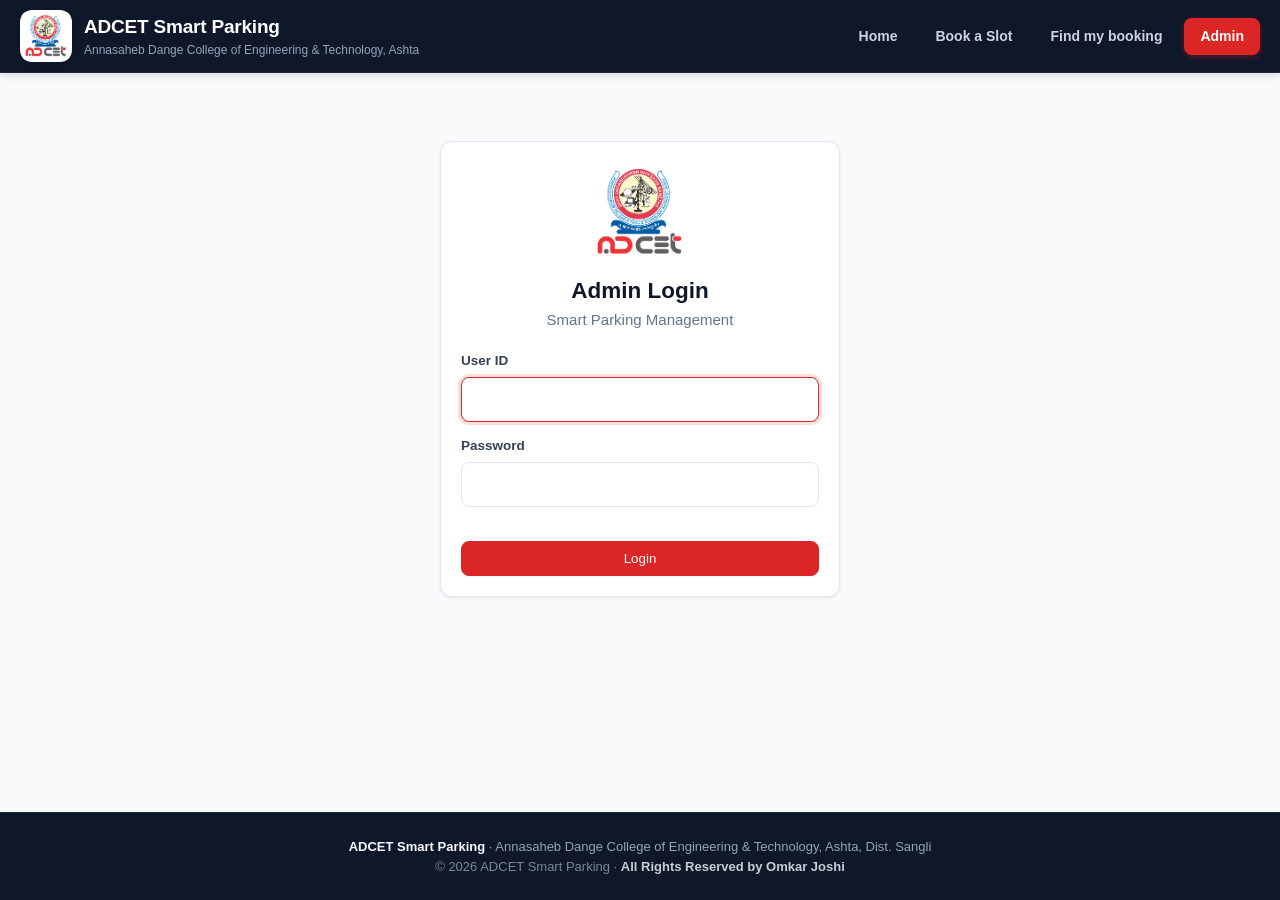
<file: smart-parking-web 1/smart-parking-web/booking-reports.html>
<!DOCTYPE html>
<html lang="en">
<head>
  <meta charset="UTF-8">
  <meta name="viewport" content="width=device-width, initial-scale=1">
  <title>Booking Reports - ADCET Smart Parking</title>
  <link rel="icon" href="images/adcet-logo.png">
  <link rel="stylesheet" href="css/style.css">
  <link rel="stylesheet" href="css/analytics.css">
  <script>
    if (sessionStorage.getItem("adcet_admin") !== "1") location.replace("admin-login.html");
  </script>
</head>
<body>

<div id="site-header"></div>

<div class="wrap">

  <div class="an-head">
    <h1>Booking Reports</h1>
    <div class="an-actions">
      <span id="sample"></span>
      <button class="btn secondary small" id="x-xlsx">Export Excel</button>
      <button class="btn secondary small" id="x-csv">Export CSV</button>
      <button class="btn secondary small" onclick="window.print()">Print</button>
    </div>
  </div>

  <div class="tabs" id="tabs">
    <button class="tab on" data-g="all"><span>All booking records</span><b id="t-all">0</b></button>
    <button class="tab" data-g="confirmed"><span>Confirmed bookings</span><b id="t-conf">0</b></button>
    <button class="tab" data-g="pending"><span>Pending bookings (payment due)</span><b id="t-pend">0</b></button>
    <button class="tab" data-g="cancelled"><span>Cancelled bookings</span><b id="t-canc">0</b></button>
  </div>

  <div class="toolbar">
    <input id="search" placeholder="Search booking ID, vehicle number, name...">
    <select id="status">
      <option value="">All status</option>
      <option>Booked</option><option>Active</option><option>Completed</option><option>Cancelled</option><option>No-show</option>
    </select>
    <select id="slot"><option value="">All slots</option></select>
    <select id="pay">
      <option value="">All payments</option><option>Paid</option><option>Pending</option>
    </select>
    <label style="margin:0;display:flex;align-items:center;gap:6px;font-weight:600;font-size:13px">From <input type="date" id="from" style="min-width:140px"></label>
    <label style="margin:0;display:flex;align-items:center;gap:6px;font-weight:600;font-size:13px">To <input type="date" id="to" style="min-width:140px"></label>
    <button class="btn secondary small" id="reset">Clear filters</button>
  </div>

  <div class="table-wrap">
    <table class="data nw">
      <thead>
        <tr>
          <th>Booking ID</th><th>Vehicle number</th><th>Name</th><th>Booking date</th><th>Slot</th>
          <th>Arrival</th><th>Exit</th><th>Duration</th><th>Amount</th><th>Payment</th><th>Booking status</th>
        </tr>
      </thead>
      <tbody id="rows"></tbody>
    </table>
  </div>
  <div class="actions no-print" style="justify-content:center"><button class="btn secondary small" id="more" style="display:none">Show more</button></div>
  <div class="hint" id="count"></div>
  <div class="an-note">Confirmed = Booked, Active or Completed. Pending = a confirmed booking whose payment is still due (pay at exit). Cancelled = Cancelled or No-show. Booking date is the day the booking was made. Duration is the actual time parked once completed, otherwise the booked time. Bookings are stored in this browser (prototype).</div>

</div>

<div id="site-footer"></div>

<script src="js/config.js"></script>
<script src="js/common.js"></script>
<script src="js/export.js"></script>
<script src="js/analytics.js"></script>
<script>
  renderHeader("admin");
  renderSidebar("bookings");
  renderFooter();

  const $ = id => document.getElementById(id);
  let group = "all", shown = 100, current = [];

  for (let i = 1; i <= CONFIG.TOTAL_SLOTS; i++) $("slot").insertAdjacentHTML("beforeend", "<option value='" + i + "'>Slot " + i + "</option>");

  function chip(s) {
    const cls = { "Booked": "blue", "Active": "free", "Completed": "grey", "Cancelled": "full", "No-show": "reserved" }[s] || "grey";
    return '<span class="chip ' + cls + '">' + esc(s) + "</span>";
  }
  const amount = b => b.status === "Completed" ? (b.finalAmount || b.amount) : b.amount;
  const duration = b => {
    const p = AN.span(b);
    return p ? fmtDuration(p[0], p[1]) : (b.hours ? b.hours + " h" : "-");
  };
  const day = d => d ? new Date(d + "T00:00:00").getTime() : null;

  function matches(b, ignoreGroup) {
    const q = $("search").value.trim().toLowerCase();
    if (q && !(b.id + " " + b.vehicle + " " + b.name + " " + b.mobile).toLowerCase().includes(q)) return false;
    if ($("status").value && b.status !== $("status").value) return false;
    if ($("slot").value && Number(b.slot) !== Number($("slot").value)) return false;
    if ($("pay").value && b.payStatus !== $("pay").value) return false;
    const f = day($("from").value), t = day($("to").value), at = new Date(b.bookedAt).getTime();
    if (f != null && at < f) return false;
    if (t != null && at >= t + AN.DAY) return false;
    if (ignoreGroup) return true;
    if (group === "confirmed") return AN.valid(b);
    if (group === "pending") return AN.isPending(b);
    if (group === "cancelled") return AN.isCancelled(b);
    return true;
  }

  function draw() {
    const all = getBookings().slice().sort((a, b) => new Date(b.bookedAt) - new Date(a.bookedAt));
    const base = all.filter(b => matches(b, true));        // counts follow the other filters
    $("t-all").textContent = base.length;
    $("t-conf").textContent = base.filter(AN.valid).length;
    $("t-pend").textContent = base.filter(AN.isPending).length;
    $("t-canc").textContent = base.filter(AN.isCancelled).length;

    current = all.filter(b => matches(b, false));
    const list = current.slice(0, shown);
    $("rows").innerHTML = list.length ? list.map(b =>
      "<tr><td><a href='receipt.html?id=" + encodeURIComponent(b.id) + "' title='View QR Pass' style='font-weight:700;color:var(--red);text-decoration:none'>" + esc(b.id) + "</a> " +
      "<a href='admin.html?verify=" + encodeURIComponent(b.id) + "' class='btn small green' style='padding:2px 7px;font-size:11px;text-decoration:none' title='Verify user in Gate Scanner'>Verify</a></td>" +
      "<td>" + esc(b.vehicle) + "<br><span style='color:var(--muted)'>" + esc(b.vtype) + "</span></td>" +
      "<td>" + esc(b.name) + "</td><td>" + fmtDateTime(b.bookedAt) + "</td><td><b>Slot " + b.slot + "</b></td>" +
      "<td>" + fmtDateTime(b.actualArrival || b.arrival) + "</td><td>" + fmtDateTime(b.actualExit || b.exit) + "</td>" +
      "<td>" + duration(b) + "</td><td>" + rupees(amount(b)) + "</td>" +
      "<td>" + esc(b.method) + "<br>" + (b.payStatus === "Paid" ? '<span class="chip free">PAID</span>' : '<span class="chip reserved">PENDING</span>') + "</td>" +
      "<td>" + chip(b.status) + "</td></tr>").join("")
      : '<tr><td colspan="11" style="text-align:center;color:var(--muted);padding:26px">No bookings found. Change the filters, or use "Load sample data".</td></tr>';

    $("more").style.display = current.length > shown ? "" : "none";
    $("count").textContent = "Showing " + list.length + " of " + current.length + " booking(s).";
  }

  function tableRows() {
    return [["Booking ID", "Vehicle number", "Name", "Mobile", "Vehicle type", "Slot", "Booking date", "Arrival", "Exit", "Duration", "Amount (Rs.)", "Payment method", "Payment status", "Booking status"]]
      .concat(current.map(b => [b.id, b.vehicle, b.name, b.mobile, b.vtype, "Slot " + b.slot, fmtDateTime(b.bookedAt),
        fmtDateTime(b.actualArrival || b.arrival), fmtDateTime(b.actualExit || b.exit), duration(b), amount(b), b.method, b.payStatus, b.status]));
  }
  const stamp = () => new Date().toISOString().slice(0, 10);

  $("x-xlsx").addEventListener("click", () => {
    if (!current.length) { toast("Nothing to export - no bookings match."); return; }
    Export.xlsx("booking-report-" + stamp() + ".xlsx", [{ name: "Bookings", rows: tableRows() }]);
  });
  $("x-csv").addEventListener("click", () => {
    if (!current.length) { toast("Nothing to export - no bookings match."); return; }
    Export.csv("booking-report-" + stamp() + ".csv", tableRows());
  });

  $("tabs").addEventListener("click", e => {
    const t = e.target.closest(".tab");
    if (!t) return;
    group = t.dataset.g; shown = 100;
    document.querySelectorAll(".tab").forEach(x => x.classList.toggle("on", x === t));
    draw();
  });
  ["search", "status", "slot", "pay", "from", "to"].forEach(id => $(id).addEventListener("input", () => { shown = 100; draw(); }));
  $("reset").addEventListener("click", () => {
    ["search", "status", "slot", "pay", "from", "to"].forEach(id => { $(id).value = ""; });
    shown = 100; draw();
  });
  $("more").addEventListener("click", () => { shown += 100; draw(); });

  AN.sampleButtons("sample", draw);
  draw();
  watchAdminBookings(draw);
</script>
</body>
</html>
</file>
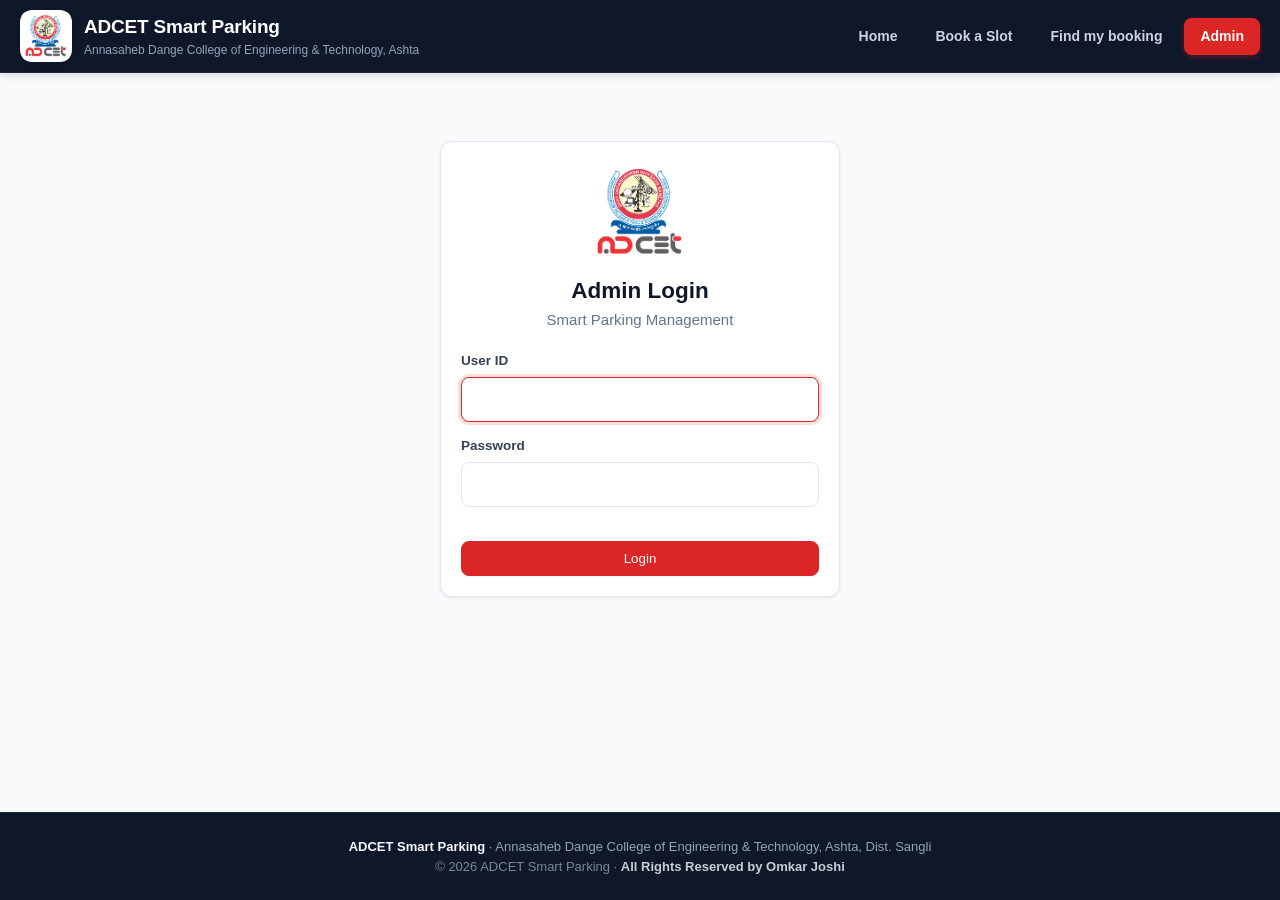
<file: smart-parking-web 1/smart-parking-web/live-monitoring.html>
<!DOCTYPE html>
<html lang="en">
<head>
  <meta charset="UTF-8">
  <meta name="viewport" content="width=device-width, initial-scale=1">
  <title>Live Monitoring - ADCET Smart Parking</title>
  <link rel="icon" href="images/adcet-logo.png">
  <link rel="stylesheet" href="css/style.css">
  <link rel="stylesheet" href="css/analytics.css">
  <script>
    if (sessionStorage.getItem("adcet_admin") !== "1") location.replace("admin-login.html");
  </script>
</head>
<body>

<div id="site-header"></div>

<div class="wrap">

  <div class="an-head">
    <div>
      <h1>Live Monitoring</h1>
      <div class="status-line"><span class="dot" id="dot"></span><span id="conn">Connecting...</span></div>
    </div>
    <div class="an-actions">
      <button class="btn secondary small" id="pause">Pause</button>
      <a class="btn secondary small" href="settings.html#esp32">ESP32 settings</a>
    </div>
  </div>

  <div class="stats" style="grid-template-columns:repeat(auto-fit,minmax(165px,1fr))">
    <div class="stat"><div class="label">ESP32 connection status</div><div class="value" id="s-esp">-</div><div class="sub" id="s-mode"></div></div>
    <div class="stat b"><div class="label">Entrance sensor status</div><div class="value" id="s-ent">-</div></div>
    <div class="stat b"><div class="label">Exit sensor status</div><div class="value" id="s-exit">-</div></div>
    <div class="stat g"><div class="label">Automatic gate status</div><div class="value" id="s-gate">-</div></div>
    <div class="stat"><div class="label">Last updated time</div><div class="value" id="s-time" style="font-size:20px">-</div><div class="sub" id="s-ago"></div></div>
  </div>

  <div class="an-grid">
    <div class="card">
      <h3>Live sensor readings</h3>
      <div class="sensor-grid" id="sensors"></div>
      <div class="hint">Readings refresh automatically every <span id="poll"></span> seconds.</div>
    </div>

    <div class="card">
      <h3>Slot status &amp; gate</h3>
      <div id="bays"></div>
      <div class="gate-box" id="gatebox" style="margin-top:12px">
        <div style="font-size:12px;color:var(--muted);font-weight:600">AUTOMATIC GATE</div>
        <div class="big" id="gate-big">-</div>
      </div>
      <div class="hint" id="demo-hint" style="display:none">Demo mode: click a slot to switch it between free and occupied for testing.</div>
    </div>

    <div class="card">
      <h3>Connection details</h3>
      <div class="row-kv"><span>ESP32 address</span><b id="k-url"></b></div>
      <div class="row-kv"><span>Wi-Fi network</span><b id="k-ssid"></b></div>
      <div class="row-kv"><span>Response time</span><b id="k-ms">-</b></div>
      <div class="row-kv"><span>Last time seen online</span><b id="k-seen">-</b></div>
      <div class="row-kv"><span>Message</span><b id="k-msg">-</b></div>
    </div>

    <div class="card">
      <h3>Recent sensor events</h3>
      <div class="log" id="log"><div style="color:var(--muted)">Waiting for changes...</div></div>
      <div class="hint">Events are kept while this page is open.</div>
    </div>
  </div>

  <h2 class="section">Raw data from the ESP32</h2>
  <pre class="raw" id="raw">-</pre>
  <div class="an-note">Open this page while connected to the Wi-Fi network of the ESP32. When the ESP32 cannot be reached the site shows demo data so that the pages can still be shown in a demo.</div>

</div>

<div id="site-footer"></div>

<script src="js/config.js"></script>
<script src="js/common.js"></script>
<script>
  renderHeader("admin");
  renderSidebar("live");
  renderFooter();

  const $ = id => document.getElementById(id);
  const pad = n => String(n).padStart(2, "0");
  const clock = d => pad(d.getHours()) + ":" + pad(d.getMinutes()) + ":" + pad(d.getSeconds());
  let live = null, prev = null, paused = false, lastOk = null;
  const events = [];

  $("poll").textContent = (CONFIG.POLL_MS / 1000).toString().replace(/\.0$/, "");
  $("k-url").textContent = CONFIG.ESP32_URL || "Not set";
  $("k-ssid").textContent = CONFIG.ESP32_SSID || "-";

  function sensorBox(k, name, on, hitText, clearText, online) {
    const cls = !online ? "dead" : on ? "hit" : "ok";
    return '<div class="sensor ' + cls + '"><div class="k">' + name + '</div><div class="v">' +
      (online ? (on ? hitText : clearText) : "No signal") + "</div></div>";
  }

  function logChange(name, text) {
    events.unshift('<div><time>' + clock(new Date()) + "</time>" + esc(name) + ": <b>" + esc(text) + "</b></div>");
    events.length = Math.min(events.length, 20);
    $("log").innerHTML = events.join("");
  }

  function detect(cur) {
    if (prev && prev.online === cur.online) {
      cur.slots.forEach((v, i) => { if (v !== prev.slots[i]) logChange("Slot " + (i + 1), v ? "occupied" : "free"); });
      if (cur.entrance !== prev.entrance) logChange("Entrance sensor", cur.entrance ? "vehicle detected" : "clear");
      if (cur.exit !== prev.exit) logChange("Exit sensor", cur.exit ? "vehicle detected" : "clear");
      if (cur.gate !== prev.gate) logChange("Gate", cur.gate ? "opened" : "closed");
    } else if (prev) {
      logChange("ESP32", cur.online ? "connected" : "connection lost");
    } else {
      logChange("Monitoring", "started (" + (cur.online ? "ESP32 online" : "demo data") + ")");
    }
    prev = { online: cur.online, slots: cur.slots.slice(), entrance: cur.entrance, exit: cur.exit, gate: cur.gate };
  }

  function draw() {
    const l = live, on = l.online;
    $("dot").className = "dot " + (on ? "on" : "off");
    $("conn").textContent = on ? "ESP32 connected - live data" : "ESP32 not reachable - demo mode";
    $("s-esp").textContent = on ? "ONLINE" : "OFFLINE";
    $("s-mode").textContent = on ? "Receiving live sensor data" : "Showing demo data";
    $("s-ent").textContent = on ? (l.entrance ? "DETECTED" : "CLEAR") : "-";
    $("s-exit").textContent = on ? (l.exit ? "DETECTED" : "CLEAR") : "-";
    $("s-gate").textContent = on ? (l.gate ? "OPEN" : "CLOSED") : "-";
    $("gate-big").textContent = on ? (l.gate ? "OPEN" : "CLOSED") : "UNKNOWN";
    $("gatebox").className = "gate-box" + (on && l.gate ? " open" : "");

    $("s-time").textContent = on ? clock(l.at) : (lastOk ? clock(lastOk) : "-");
    $("sensors").innerHTML =
      l.slots.map((v, i) => sensorBox("s" + i, "Slot " + (i + 1) + " sensor (IR" + (i + 1) + ")", v, "Vehicle detected", "Clear", on)).join("") +
      sensorBox("ent", "Entrance sensor (IR5)", l.entrance, "Vehicle detected", "Clear", on) +
      sensorBox("exit", "Exit sensor (IR6)", l.exit, "Vehicle detected", "Clear", on);

    renderBays("bays", l, l.demo);
    $("demo-hint").style.display = l.demo ? "" : "none";

    $("k-ms").textContent = on && l.ms != null ? l.ms + " ms" : "-";
    $("k-msg").textContent = on ? "OK" : (l.error || "Not reachable");
    let seen = null;
    try { seen = localStorage.getItem(SEEN_KEY); } catch (e) {}
    $("k-seen").textContent = on ? "Now" : (seen ? fmtDateTime(seen) : "Never on this device");
    $("raw").textContent = on ? JSON.stringify(l.raw, null, 2) : (CONFIG.ESP32_URL ? "No data - the ESP32 did not answer at " + CONFIG.ESP32_URL : "ESP32 address is not set. Enter it in System Settings > ESP32 connection information.");
  }

  function ago() {
    if (!lastOk) { $("s-ago").textContent = live && live.online ? "" : "No live update yet"; return; }
    const s = Math.round((Date.now() - lastOk) / 1000);
    $("s-ago").textContent = s <= 1 ? "just now" : s + " seconds ago";
  }

  async function tick() {
    if (paused) return;
    live = await fetchLive();
    if (live.online) lastOk = live.at;
    detect(live);
    draw();
    ago();
  }

  $("bays").addEventListener("click", e => {
    if (!live || !live.demo) return;
    const bay = e.target.closest(".bay");
    if (!bay) return;
    toggleDemoSlot(Number(bay.dataset.slot));
    tick();
  });

  $("pause").addEventListener("click", () => {
    paused = !paused;
    $("pause").textContent = paused ? "Resume" : "Pause";
    if (!paused) tick();
  });

  tick();
  setInterval(tick, CONFIG.POLL_MS);
  setInterval(ago, 1000);
</script>
</body>
</html>
</file>
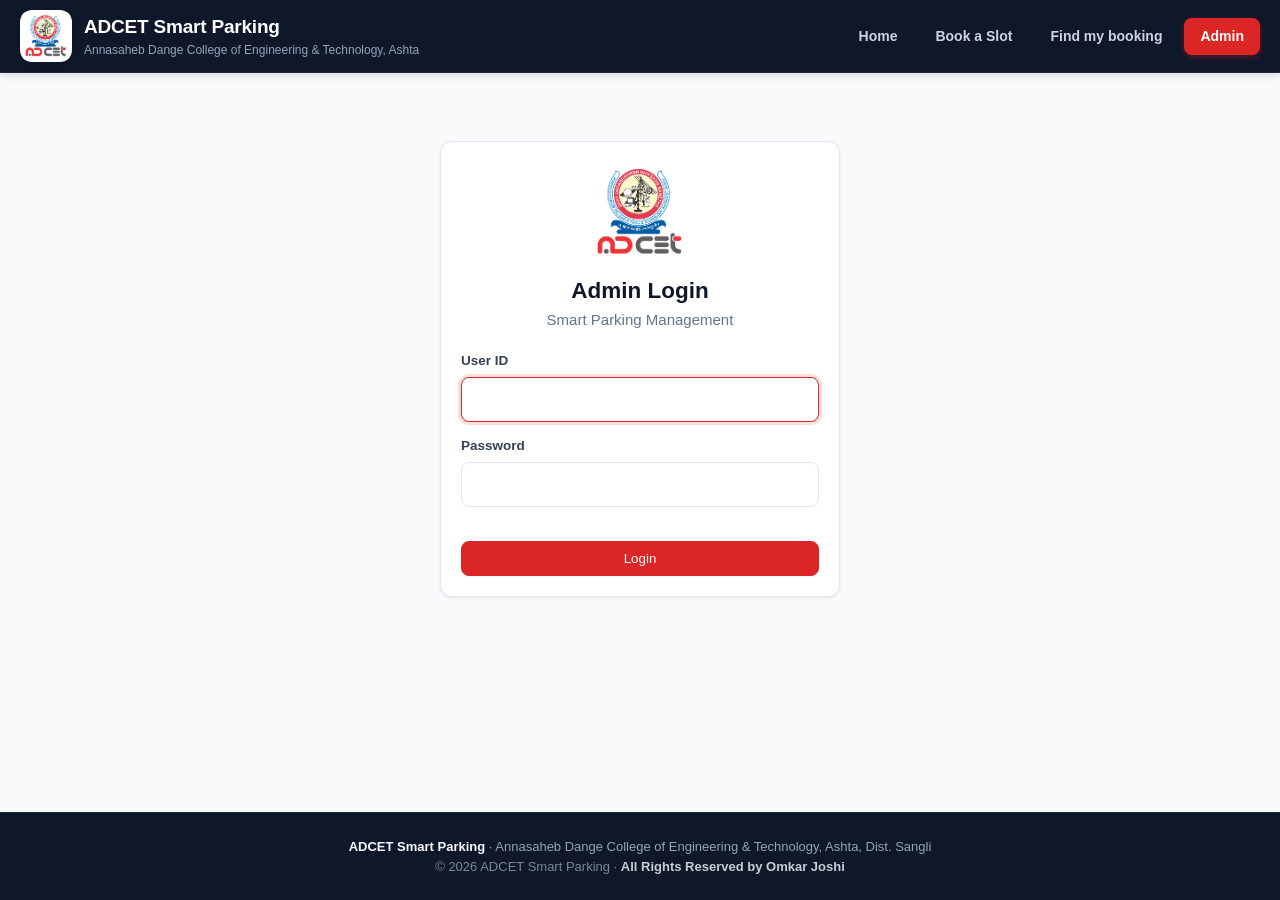
<file: smart-parking-web 1/smart-parking-web/parking-analytics.html>
<!DOCTYPE html>
<html lang="en">
<head>
  <meta charset="UTF-8">
  <meta name="viewport" content="width=device-width, initial-scale=1">
  <title>Parking Analytics - ADCET Smart Parking</title>
  <link rel="icon" href="images/adcet-logo.png">
  <link rel="stylesheet" href="css/style.css">
  <link rel="stylesheet" href="css/analytics.css">
  <script>
    if (sessionStorage.getItem("adcet_admin") !== "1") location.replace("admin-login.html");
  </script>
</head>
<body>

<div id="site-header"></div>

<div class="wrap">

  <div class="an-head">
    <h1>Parking Analytics</h1>
    <div class="an-actions">
      <span id="sample"></span>
      <button class="btn secondary small" onclick="window.print()">Print</button>
      <a class="btn secondary small" href="revenue.html">Revenue Analytics</a>
      <a class="btn secondary small" href="admin.html">Back to dashboard</a>
    </div>
  </div>

  <div class="stats">
    <div class="stat b"><div class="label">Average parking duration</div><div class="value" id="s-avg">-</div></div>
    <div class="stat g"><div class="label">Average daily usage (14 days)</div><div class="value" id="s-daily">-</div></div>
    <div class="stat r"><div class="label">Peak parking hour</div><div class="value" id="s-peak">-</div></div>
    <div class="stat"><div class="label">Most-used slot</div><div class="value" id="s-slot">-</div></div>
    <div class="stat"><div class="label">Occupancy right now</div><div class="value" id="s-now">-</div></div>
  </div>

  <div class="an-grid">
    <div class="card"><h3>Daily parking usage (parked hours, last 14 days)</h3><div id="c-daily"></div></div>
    <div class="card"><h3>Occupancy percentage graph (daily, last 14 days)</h3><div id="c-occ"></div></div>
    <div class="card"><h3>Weekly parking usage (parked hours, 8 weeks)</h3><div id="c-week"></div></div>
    <div class="card"><h3>Monthly parking usage (parked hours, 6 months)</h3><div id="c-month"></div></div>
    <div class="card"><h3>Most-used parking slots (parked hours)</h3><div id="c-slot"></div></div>
    <div class="card"><h3>Peak parking hours (average occupancy %, last 14 days)</h3><div id="c-peak"></div></div>
  </div>

  <h2 class="section">Daily summary (last 7 days)</h2>
  <div class="table-wrap">
    <table class="data">
      <thead><tr><th>Date</th><th>Bookings started</th><th>Parked hours</th><th>Average duration</th><th>Occupancy</th></tr></thead>
      <tbody id="rows"></tbody>
    </table>
  </div>
  <div class="an-note">Occupancy % = parked hours / (4 slots x 24 hours). It is calculated from booking times (actual arrival/exit when the admin has recorded them). The website does not store sensor history, so these graphs are booking-based. Bookings are stored in this browser (prototype).</div>

</div>

<div id="site-footer"></div>

<script src="js/config.js"></script>
<script src="js/common.js"></script>
<script src="js/charts.js"></script>
<script src="js/analytics.js"></script>
<script>
  renderHeader("admin");
  renderSidebar("parking");
  renderFooter();

  const $ = id => document.getElementById(id);
  const D = AN.DAY, N = 14, SLOTS = CONFIG.TOTAL_SLOTS;
  const h1 = v => (Math.round(v * 10) / 10) + " h", pc = v => Math.round(v) + "%";
  const pad = n => String(n).padStart(2, "0");

  function draw() {
    const list = getBookings().filter(AN.valid).filter(b => AN.span(b));

    // ---- daily ----
    const ds = AN.days(N), lab = ds.map(AN.dlabel);
    const hrs = ds.map(t => AN.usageHours(list, t, t + D));
    const occ = hrs.map(h => h / 24 / SLOTS * 100);
    Charts.bar("c-daily", lab, [{ name: "Parked hours", values: hrs }], { fmt: h1 });
    Charts.line("c-occ", lab, occ, { fmt: pc, max: 100 });

    // ---- weekly / monthly ----
    const ws = AN.weeks(8), ms = AN.months(6);
    Charts.bar("c-week", ws.map(AN.dlabel), [{ name: "Parked hours", values: ws.map(t => AN.usageHours(list, t, t + 7 * D)) }], { fmt: h1 });
    Charts.bar("c-month", ms.map(m => m.label), [{ name: "Parked hours", values: ms.map(m => AN.usageHours(list, m.from, m.to)) }], { fmt: h1 });

    // ---- slots ----
    const slotHrs = [1, 2, 3, 4].map(n => AN.usageHours(list.filter(b => Number(b.slot) === n), 0, Date.now() + D * 3650));
    Charts.bar("c-slot", ["Slot 1", "Slot 2", "Slot 3", "Slot 4"], [{ name: "Parked hours", values: slotHrs }], { fmt: h1 });

    // ---- peak hours ----
    const hr = AN.hourly(list, N).map(v => v / SLOTS * 100);
    const peak = hr.indexOf(Math.max.apply(null, hr));
    Charts.bar("c-peak", hr.map((_, i) => pad(i)), [{ name: "Avg occupancy", values: hr }], { fmt: pc, hi: Math.max.apply(null, hr) > 0 ? peak : -1 });

    // ---- top stats ----
    const durs = list.map(b => { const p = AN.span(b); return (p[1] - p[0]) / AN.HR; });
    $("s-avg").textContent = durs.length ? h1(durs.reduce((a, b) => a + b, 0) / durs.length) : "-";
    $("s-daily").textContent = hrs.some(Boolean) ? h1(hrs.reduce((a, b) => a + b, 0) / N) : "-";
    $("s-peak").textContent = Math.max.apply(null, hr) > 0 ? pad(peak) + ":00 - " + pad((peak + 1) % 24) + ":00" : "-";
    const best = slotHrs.indexOf(Math.max.apply(null, slotHrs));
    $("s-slot").textContent = Math.max.apply(null, slotHrs) > 0 ? "Slot " + (best + 1) : "-";

    // ---- last 7 days table ----
    const start = ds.length - 7;
    $("rows").innerHTML = ds.slice(start).map((t, i) => {
      const k = start + i;
      const todays = list.filter(b => AN.span(b)[0] >= t && AN.span(b)[0] < t + D);
      const avg = todays.length ? todays.reduce((a, b) => a + (AN.span(b)[1] - AN.span(b)[0]) / AN.HR, 0) / todays.length : 0;
      return "<tr><td>" + AN.dlabel(t) + "</td><td>" + todays.length + "</td><td>" + h1(hrs[k]) + "</td><td>" +
             (todays.length ? h1(avg) : "-") + "</td><td>" + pc(occ[k]) + "</td></tr>";
    }).reverse().join("");
  }

  async function live() {
    try {
      const l = await fetchLive();
      $("s-now").textContent = Math.round(l.slots.filter(Boolean).length / SLOTS * 100) + "%";
    } catch (e) { $("s-now").textContent = "-"; }
  }

  AN.sampleButtons("sample", draw);
  draw();
  watchAdminBookings(draw);
  live();
  setInterval(live, CONFIG.POLL_MS);
</script>
</body>
</html>
</file>
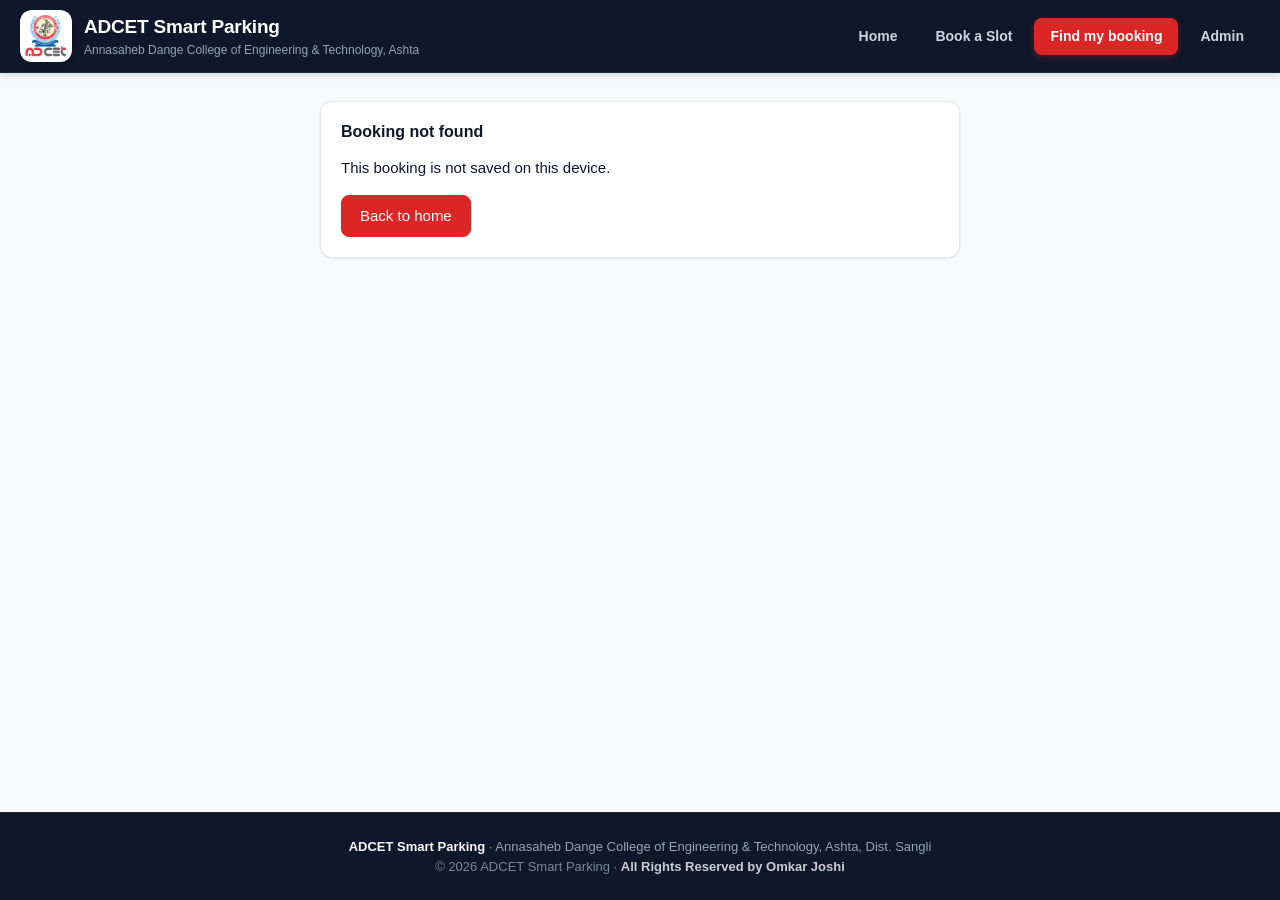
<file: smart-parking-web 1/smart-parking-web/receipt.html>
<!DOCTYPE html>
<html lang="en">
<head>
  <meta charset="UTF-8">
  <meta name="viewport" content="width=device-width, initial-scale=1">
  <title>Booking Receipt - ADCET Smart Parking</title>
  <link rel="icon" href="images/adcet-logo.png">
  <link rel="stylesheet" href="css/style.css">
</head>
<body>

<div id="site-header"></div>

<div class="wrap">
  <div class="receipt card" id="box">Loading...</div>
</div>

<div id="site-footer"></div>

<script src="js/config.js"></script>
<script src="js/qrcode.min.js"></script>
<script src="js/common.js"></script>
<script>
  renderHeader("find");
  renderFooter();

  const params = new URLSearchParams(location.search);
  const id = params.get("id");
  const isNew = params.get("new") === "1";
  const box = document.getElementById("box");
  let lastDrawnState = "";

  function statusChip(s) {
    const cls = { "Booked": "blue", "Active": "free", "Completed": "grey", "Cancelled": "full", "No-show": "reserved" }[s] || "grey";
    return '<span class="chip ' + cls + '">' + esc(s) + "</span>";
  }

  function row(k, v) { return "<tr><td>" + k + "</td><td>" + v + "</td></tr>"; }

  async function draw() {
    const activeId = id || localStorage.getItem(LAST_USER_KEY) || (getBookings().slice(-1)[0] && getBookings().slice(-1)[0].id);
    let b = findBooking(activeId);
    if (id) {
      try { b = await fetchBooking(id); }
      catch (e) {
        if (!b) {
          box.innerHTML = "<h3>Booking unavailable</h3><p>" + esc(e.message) + "</p>" +
            '<a class="btn" href="index.html">Back to home</a>';
          return;
        }
      }
    }
    if (!b) {
      box.innerHTML = "<h3>Booking not found</h3><p>This booking is not saved on this device.</p>" +
        '<a class="btn" href="index.html">Back to home</a>';
      return;
    }

    const currentState = b.id + "_" + b.status + "_" + (b.actualArrival || "") + "_" + (b.actualExit || "") + "_" + b.payStatus;
    if (currentState === lastDrawnState) return;
    lastDrawnState = currentState;

    const brandHeader =
      '<div class="receipt-header">' +
        '<div style="display:flex;align-items:center;gap:14px;border-bottom:2px solid var(--line);padding-bottom:14px;margin-bottom:18px">' +
          '<img src="images/adcet-logo.png" alt="ADCET Logo" style="width:62px;height:62px;object-fit:contain;background:#fff;border-radius:10px;padding:2px">' +
          '<div>' +
            '<h2 style="margin:0;font-size:20px;color:#0f172a;letter-spacing:-0.2px">ADCET Smart Parking</h2>' +
            '<div style="font-size:12px;color:var(--muted)">Annasaheb Dange College of Engineering &amp; Technology, Ashta</div>' +
          '</div>' +
          '<div style="margin-left:auto;text-align:right">' +
            '<span class="chip blue" style="font-size:11.5px;font-weight:700;letter-spacing:0.5px">PARKING INVOICE</span>' +
          '</div>' +
        '</div>' +
      '</div>';

    const head = isNew
      ? '<div class="tick">&#10003;</div><h3 style="text-align:center;margin:0 0 4px;font-size:18px;color:#0f172a">Booking Confirmed!</h3>' +
        '<p style="text-align:center;color:var(--muted);margin:0 0 16px">Thank you, ' + esc(b.name.split(" ")[0]) +
        ". Your parking slot is reserved.</p>"
      : "<h3 style=\"margin:0 0 14px;font-size:18px;color:#0f172a\">Booking Details</h3>";

    const qrCard =
      '<div class="receipt-qr-card">' +
        '<div class="receipt-qr-wrap" id="receipt-qrcode"></div>' +
        '<div class="receipt-qr-details">' +
          '<span class="receipt-qr-tag">Digital Pass &bull; Gate Verification</span>' +
          '<div class="receipt-qr-slot">Slot Allocation: <span class="slot-num">Slot ' + b.slot + '</span></div>' +
          '<div class="receipt-qr-id">Booking ID: ' + esc(b.id) + ' &bull; ' + esc(b.vehicle) + '</div>' +
          '<div class="receipt-qr-inst">Show this QR code at the entrance or exit gate. Admin or camera scanner will verify your slot and grant access.</div>' +
          '<div style="margin-top:10px" class="no-print">' +
            '<button class="btn small secondary" id="btn-dl-qr" style="font-size:12px;padding:5px 12px;display:inline-flex;align-items:center;gap:6px">' +
              '<svg width="14" height="14" viewBox="0 0 24 24" fill="none" stroke="currentColor" stroke-width="2"><path d="M21 15v4a2 2 0 0 1-2 2H5a2 2 0 0 1-2-2v-4M7 10l5 5 5-5M12 15V3"/></svg> Save QR Pass' +
            '</button>' +
          '</div>' +
        '</div>' +
      '</div>';

    const finalRows = b.status === "Completed"
      ? row("Actual arrival", fmtDateTime(b.actualArrival || b.arrival)) +
        row("Actual exit", fmtDateTime(b.actualExit)) +
        row("Time parked", fmtDuration(b.actualArrival || b.arrival, b.actualExit))
      : (b.status === "Active" ? row("Arrived at", fmtDateTime(b.actualArrival)) : "");

    const total = b.status === "Completed" ? b.finalAmount : b.amount;

    box.innerHTML = brandHeader + head + qrCard +
      '<div class="top"><div><div style="color:var(--muted);font-size:13px">Booking ID</div>' +
      '<div class="id">' + esc(b.id) + "</div></div><div>" + statusChip(b.status) + "</div></div>" +
      '<table class="summary-table">' +
        row("Name", esc(b.name)) +
        row("Mobile", esc(b.mobile)) +
        row("Address", esc(b.address)) +
        row("Vehicle number", "<b>" + esc(b.vehicle) + "</b> (" + esc(b.vtype) + ")") +
        row("Parking slot", "<b>Slot " + b.slot + "</b>") +
        row("Booked on", fmtDateTime(b.bookedAt)) +
        row("Arrival time", fmtDateTime(b.arrival)) +
        row("Exit time", fmtDateTime(b.exit)) +
        finalRows +
        row("Payment method", esc(b.method)) +
        row("Payment status", b.payStatus === "Paid"
          ? '<span class="chip free">PAID</span>' + (b.txn ? " &nbsp;" + esc(b.txn) : "")
          : '<span class="chip reserved">PAY AT EXIT</span>') +
        '<tr class="total"><td>' + (b.status === "Completed" ? "Final amount" : "Amount") + "</td><td>" + rupees(total) + "</td></tr>" +
      "</table>" +
      '<div class="receipt-footer" style="margin-top:24px;padding-top:16px;border-top:1.5px dashed var(--line);display:flex;justify-content:space-between;align-items:flex-end;flex-wrap:wrap;gap:14px">' +
        '<div>' +
          '<div style="font-size:14px;font-weight:700;color:#0f172a;margin-bottom:3px">&#10024; Thanks for connecting with ADCET Smart Parking!</div>' +
          '<div style="font-size:12px;color:var(--muted)">Please present this invoice/receipt or QR pass at the entrance or exit gate.</div>' +
          '<div style="font-size:11px;color:var(--muted);margin-top:4px">&copy; ' + new Date().getFullYear() + ' All Rights Reserved by Omkar Joshi</div>' +
        '</div>' +
        '<div style="text-align:right">' +
          '<div style="font-size:12px;color:var(--muted);font-weight:600">Regards,</div>' +
          '<div style="font-size:16px;font-weight:800;color:#0f172a;letter-spacing:0.3px">Omkar Joshi</div>' +
        '</div>' +
      '</div>' +
      '<div class="actions no-print">' +
        '<a class="btn secondary" href="index.html">Home</a>' +
        '<span><button class="btn secondary" onclick="window.print()">Print</button> ' +
        (b.status === "Booked" ? '<button class="btn grey" id="cancel">Cancel booking</button> ' : "") +
        '<a class="btn" href="book.html">New booking</a></span>' +
      "</div>";

    // Generate QR code
    const qrContainer = document.getElementById("receipt-qrcode");
    if (qrContainer && typeof QRCode !== "undefined") {
      qrContainer.innerHTML = "";
      const payload = makeBookingQRPayload(b);
      try {
        new QRCode(qrContainer, {
          text: payload,
          width: 136,
          height: 136,
          colorDark: "#0f172a",
          colorLight: "#ffffff",
          correctLevel: QRCode.CorrectLevel.M
        });
      } catch (err) {
        console.error("QR generation error:", err);
      }
    }

    // Save QR Pass handler
    const dlBtn = document.getElementById("btn-dl-qr");
    if (dlBtn) {
      dlBtn.addEventListener("click", () => {
        const qrImg = qrContainer.querySelector("img") || qrContainer.querySelector("canvas");
        if (!qrImg) return;
        const canvas = document.createElement("canvas");
        canvas.width = 400;
        canvas.height = 470;
        const ctx = canvas.getContext("2d");
        ctx.fillStyle = "#ffffff";
        ctx.fillRect(0, 0, 400, 470);
        
        ctx.fillStyle = "#0f172a";
        ctx.fillRect(0, 0, 400, 72);
        ctx.fillStyle = "#ffffff";
        ctx.font = "bold 18px sans-serif";
        ctx.textAlign = "center";
        ctx.fillText("ADCET Smart Parking", 200, 32);
        ctx.font = "12px sans-serif";
        ctx.fillStyle = "#94a3b8";
        ctx.fillText("Official Gate Entry Pass", 200, 54);

        const img = new Image();
        img.crossOrigin = "anonymous";
        img.src = qrImg.src || (qrImg.toDataURL ? qrImg.toDataURL() : "");
        img.onload = () => {
          ctx.drawImage(img, 130, 95, 140, 140);
          ctx.fillStyle = "#16a34a";
          ctx.fillRect(40, 265, 320, 42);
          ctx.fillStyle = "#ffffff";
          ctx.font = "bold 20px sans-serif";
          ctx.fillText("RESERVED: SLOT " + b.slot, 200, 294);

          ctx.fillStyle = "#0f172a";
          ctx.font = "bold 15px monospace";
          ctx.fillText(b.id, 200, 335);

          ctx.fillStyle = "#334155";
          ctx.font = "bold 13px sans-serif";
          ctx.fillText(b.vehicle + " (" + (b.vtype || "Vehicle") + ")", 200, 360);

          ctx.fillStyle = "#64748b";
          ctx.font = "12px sans-serif";
          ctx.fillText("Driver: " + b.name + " (" + b.mobile + ")", 200, 385);
          ctx.fillText("Scheduled: " + fmtDateTime(b.arrival), 200, 408);

          ctx.fillStyle = "#dc2626";
          ctx.font = "bold 12px sans-serif";
          ctx.fillText("SCAN AT ENTRANCE/EXIT GATE", 200, 442);

          const a = document.createElement("a");
          a.href = canvas.toDataURL("image/png");
          a.download = "ADCET-Parking-Pass-" + b.id + ".png";
          a.click();
        };
        if (img.complete) img.onload();
      });
    }

    const c = document.getElementById("cancel");
    if (c) c.addEventListener("click", () => {
      if (confirm("Cancel this booking?")) {
        updateBooking(b.id, { status: "Cancelled" })
          .then(() => { lastDrawnState = ""; draw(); })
          .catch(e => toast(e.message || "Booking could not be cancelled."));
      }
    });
  }

  draw();
  setInterval(draw, 4000);   // keep status in step with admin changes
</script>
</body>
</html>
</file>
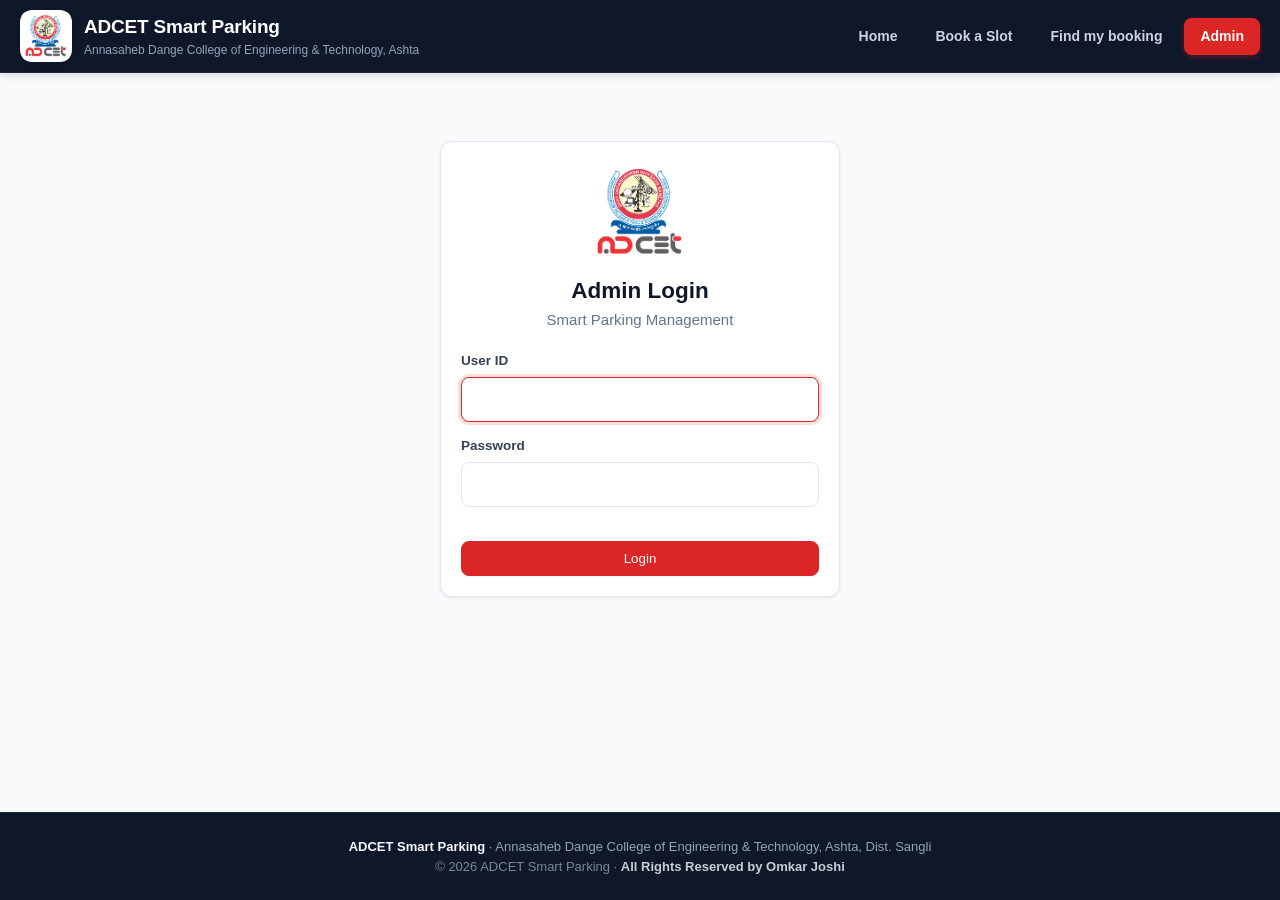
<file: smart-parking-web 1/smart-parking-web/reports-downloads.html>
<!DOCTYPE html>
<html lang="en">
<head>
  <meta charset="UTF-8">
  <meta name="viewport" content="width=device-width, initial-scale=1">
  <title>Reports &amp; Downloads - ADCET Smart Parking</title>
  <link rel="icon" href="images/adcet-logo.png">
  <link rel="stylesheet" href="css/style.css">
  <link rel="stylesheet" href="css/analytics.css">
  <script>
    if (sessionStorage.getItem("adcet_admin") !== "1") location.replace("admin-login.html");
  </script>
</head>
<body>

<div id="site-header"></div>

<div class="wrap">

  <div class="an-head">
    <h1>Reports &amp; Downloads</h1>
    <div class="an-actions">
      <span id="sample"></span>
    </div>
  </div>

  <div class="card no-print" style="margin-bottom:16px">
    <div class="tabs" id="types" style="margin-bottom:12px">
      <button class="tab on" data-t="daily"><span>Daily report</span></button>
      <button class="tab" data-t="weekly"><span>Weekly report</span></button>
      <button class="tab" data-t="monthly"><span>Monthly report</span></button>
    </div>
    <div style="display:flex;gap:12px;flex-wrap:wrap;align-items:flex-end">
      <div style="min-width:190px"><label for="date" id="date-label">Select date</label><input type="date" id="date"></div>
      <div style="display:flex;gap:8px;flex-wrap:wrap">
        <button class="btn" id="b-pdf">Download PDF</button>
        <button class="btn" id="b-xlsx">Export Excel</button>
        <button class="btn secondary" id="b-print">Print report</button>
      </div>
    </div>
  </div>

  <div class="report" id="report">
    <div class="report-head">
      <img src="images/adcet-logo.png" alt="ADCET">
      <div>
        <h2>ADCET Smart Parking</h2>
        <p>Annasaheb Dange College of Engineering &amp; Technology, Ashta</p>
        <p><b id="r-title"></b> &middot; <span id="r-period"></span> &middot; <span style="font-weight:600;color:var(--ink)">PDF generated by Omkar Joshi</span></p>
      </div>
    </div>
    <div class="report-tiles" id="r-tiles"></div>
    <div id="r-days"></div>
    <h3 style="margin:18px 0 10px;color:var(--red-d)">Bookings made in this period</h3>
    <div class="table-wrap">
      <table class="data">
        <thead><tr><th>Booking ID</th><th>Vehicle</th><th>Slot</th><th>Booking date</th><th>Arrival</th><th>Exit</th><th>Billed</th><th>Amount</th><th>Payment</th><th>Status</th></tr></thead>
        <tbody id="r-rows"></tbody>
      </table>
    </div>
    <div class="an-note" id="r-note"></div>
  </div>

</div>

<div id="site-footer"></div>

<script src="js/config.js"></script>
<script src="js/common.js"></script>
<script src="js/export.js"></script>
<script src="js/analytics.js"></script>
<script>
  renderHeader("admin");
  renderSidebar("reports");
  renderFooter();

  const $ = id => document.getElementById(id);
  const D = AN.DAY, SLOTS = CONFIG.TOTAL_SLOTS;
  const h1 = v => (Math.round(v * 10) / 10) + " h";
  let type = "daily", rep = null;

  const ymd = d => d.getFullYear() + "-" + String(d.getMonth() + 1).padStart(2, "0") + "-" + String(d.getDate()).padStart(2, "0");
  $("date").value = ymd(new Date());

  function period() {
    const base = new Date(($("date").value || ymd(new Date())) + "T00:00:00");
    let from, to, label;
    if (type === "daily") {
      from = base.getTime(); to = from + D;
      label = base.toLocaleDateString("en-IN", { weekday: "long", day: "2-digit", month: "long", year: "numeric" });
    } else if (type === "weekly") {
      const mon = new Date(base); mon.setDate(base.getDate() - ((base.getDay() + 6) % 7));
      from = mon.getTime(); to = from + 7 * D;
      label = AN.dlabel(from) + " to " + AN.dlabel(to - D) + " " + new Date(to - D).getFullYear();
    } else {
      const a = new Date(base.getFullYear(), base.getMonth(), 1), b = new Date(base.getFullYear(), base.getMonth() + 1, 1);
      from = a.getTime(); to = b.getTime();
      label = a.toLocaleDateString("en-IN", { month: "long", year: "numeric" });
    }
    return { from, to, label };
  }

  function build() {
    const p = period(), all = getBookings();
    const made = all.filter(b => { const t = new Date(b.bookedAt).getTime(); return t >= p.from && t < p.to; })
                    .sort((a, b) => new Date(a.bookedAt) - new Date(b.bookedAt));
    const ok = made.filter(AN.valid), bad = made.filter(AN.isCancelled);
    const used = all.filter(AN.valid).filter(b => AN.span(b));
    const days = Math.round((p.to - p.from) / D);
    const hrs = AN.usageHours(used, p.from, p.to);
    const money = ok.reduce((a, b) => a + AN.money(b), 0);
    const paid = ok.filter(b => b.payStatus === "Paid").reduce((a, b) => a + AN.money(b), 0);
    const startedHere = used.filter(b => { const s = AN.span(b)[0]; return s >= p.from && s < p.to; });
    const avg = startedHere.length ? startedHere.reduce((a, b) => { const s = AN.span(b); return a + (s[1] - s[0]) / AN.HR; }, 0) / startedHere.length : 0;
    const slotHrs = [...Array(SLOTS)].map((_, i) => AN.usageHours(used.filter(b => Number(b.slot) === i + 1), p.from, p.to));
    const best = Math.max.apply(null, slotHrs);

    const tiles = [
      ["Total bookings", made.length], ["Confirmed bookings", ok.length], ["Cancelled bookings", bad.length],
      ["Parked hours", h1(hrs)], ["Occupancy", Math.round(hrs / 24 / days / SLOTS * 100) + "%"],
      ["Average parking duration", startedHere.length ? h1(avg) : "-"],
      ["Most-used slot", best > 0 ? "Slot " + (slotHrs.indexOf(best) + 1) : "-"],
      ["Booking amount", rupees(money)], ["Collected (paid)", rupees(paid)], ["Pending (pay at exit)", rupees(money - paid)]
    ];

    // day-wise table for weekly / monthly reports
    const dayRows = [];
    if (type !== "daily") {
      for (let t = p.from; t < p.to; t += D) {
        const m = made.filter(b => { const x = new Date(b.bookedAt).getTime(); return x >= t && x < t + D; });
        const mo = m.filter(AN.valid), h = AN.usageHours(used, t, t + D);
        dayRows.push([AN.dlabel(t) + " " + new Date(t).toLocaleDateString("en-IN", { weekday: "short" }), m.length, mo.length, m.length - mo.length,
          h1(h), Math.round(h / 24 / SLOTS * 100) + "%", rupees(mo.reduce((a, b) => a + AN.money(b), 0))]);
      }
    }
    const names = { daily: "Daily report", weekly: "Weekly report", monthly: "Monthly report" };
    return { p, made, tiles, dayRows, title: names[type] };
  }

  const amount = b => b.status === "Completed" ? (b.finalAmount || b.amount) : b.amount;
  function chip(s) {
    const cls = { "Booked": "blue", "Active": "free", "Completed": "grey", "Cancelled": "full", "No-show": "reserved" }[s] || "grey";
    return '<span class="chip ' + cls + '">' + esc(s) + "</span>";
  }
  const bookingRow = b => [b.id, b.vehicle, "Slot " + b.slot, fmtDateTime(b.bookedAt), fmtDateTime(b.actualArrival || b.arrival),
    fmtDateTime(b.actualExit || b.exit), b.hours + " h", amount(b), b.payStatus, b.status];

  function draw() {
    rep = build();
    $("date-label").textContent = type === "daily" ? "Select date" : type === "weekly" ? "Pick any date in the week (Mon - Sun)" : "Pick any date in the month";
    $("r-title").textContent = rep.title;
    $("r-period").textContent = rep.p.label;
    $("r-tiles").innerHTML = rep.tiles.map(t => "<div><span>" + t[0] + "</span><b>" + esc(t[1]) + "</b></div>").join("");

    $("r-days").innerHTML = rep.dayRows.length
      ? '<h3 style="margin:0 0 10px;color:var(--red-d)">Day-wise summary</h3><div class="table-wrap"><table class="data"><thead><tr><th>Date</th><th>Bookings</th><th>Confirmed</th><th>Cancelled</th><th>Parked hours</th><th>Occupancy</th><th>Booking amount</th></tr></thead><tbody>' +
        rep.dayRows.map(r => "<tr>" + r.map(c => "<td>" + esc(c) + "</td>").join("") + "</tr>").join("") + "</tbody></table></div>"
      : "";

    $("r-rows").innerHTML = rep.made.length
      ? rep.made.map(b => { const r = bookingRow(b);
          return "<tr><td><b>" + esc(r[0]) + "</b></td><td>" + esc(r[1]) + "</td><td>" + r[2] + "</td><td>" + r[3] + "</td><td>" + r[4] + "</td><td>" + r[5] + "</td><td>" + r[6] + "</td><td>" + rupees(r[7]) + "</td><td>" + (b.payStatus === "Paid" ? '<span class="chip free">PAID</span>' : '<span class="chip reserved">PENDING</span>') + "</td><td>" + chip(b.status) + "</td></tr>"; }).join("")
      : '<tr><td colspan="10" style="text-align:center;color:var(--muted);padding:22px">No bookings made in this period.</td></tr>';

    $("r-note").textContent = "Generated on " + new Date().toLocaleString("en-IN") + " | PDF generated by Omkar Joshi | All Rights Reserved by Omkar Joshi. Bookings are listed by the day they were made. Parked hours and occupancy are calculated from booking times; revenue counts confirmed bookings only (cancelled and no-show are excluded).";
  }

  const short = iso => iso ? new Date(iso).toLocaleString("en-IN", { day: "2-digit", month: "short", hour: "2-digit", minute: "2-digit" }) : "-";
  const fileBase = () => "adcet-parking-" + type + "-report-" + ($("date").value || ymd(new Date()));

  $("b-pdf").addEventListener("click", async () => {
    const btn = $("b-pdf"); btn.disabled = true;
    try {
      await Export.pdf({
        fileName: fileBase() + ".pdf", title: rep.title, subtitle: rep.p.label,
        summary: rep.tiles.map(t => [t[0], String(t[1])]),
        head: ["Booking ID", "Vehicle", "Slot", "Booking date", "Arrival", "Exit", "Billed", "Amount", "Payment", "Status"],
        widths: [1.2, 1.0, .55, 1.25, 1.25, 1.25, .55, .7, .7, .8],
        rows: rep.made.map(b => { const r = bookingRow(b); r[3] = short(b.bookedAt); r[4] = short(b.actualArrival || b.arrival); r[5] = short(b.actualExit || b.exit); r[7] = "Rs. " + r[7]; return r; })
      });
      toast("PDF downloaded");
    } catch (e) { toast("Could not create the PDF"); console.error(e); }
    btn.disabled = false;
  });

  $("b-xlsx").addEventListener("click", () => {
    const sheets = [
      { name: "Summary", rows: [["Item", "Value"], ["Report", rep.title], ["Period", rep.p.label]].concat(rep.tiles) },
    ];
    if (rep.dayRows.length) sheets.push({ name: "Day-wise", rows: [["Date", "Bookings", "Confirmed", "Cancelled", "Parked hours", "Occupancy", "Booking amount"]].concat(rep.dayRows) });
    sheets.push({ name: "Bookings", rows: [["Booking ID", "Vehicle", "Slot", "Booking date", "Arrival", "Exit", "Billed", "Amount (Rs.)", "Payment", "Status"]].concat(rep.made.map(bookingRow)) });
    Export.xlsx(fileBase() + ".xlsx", sheets);
    toast("Excel file downloaded");
  });

  $("b-print").addEventListener("click", () => window.print());

  $("types").addEventListener("click", e => {
    const t = e.target.closest(".tab");
    if (!t) return;
    type = t.dataset.t;
    document.querySelectorAll("#types .tab").forEach(x => x.classList.toggle("on", x === t));
    draw();
  });
  $("date").addEventListener("input", draw);

  AN.sampleButtons("sample", draw);
  draw();
  watchAdminBookings(draw);
</script>
</body>
</html>
</file>
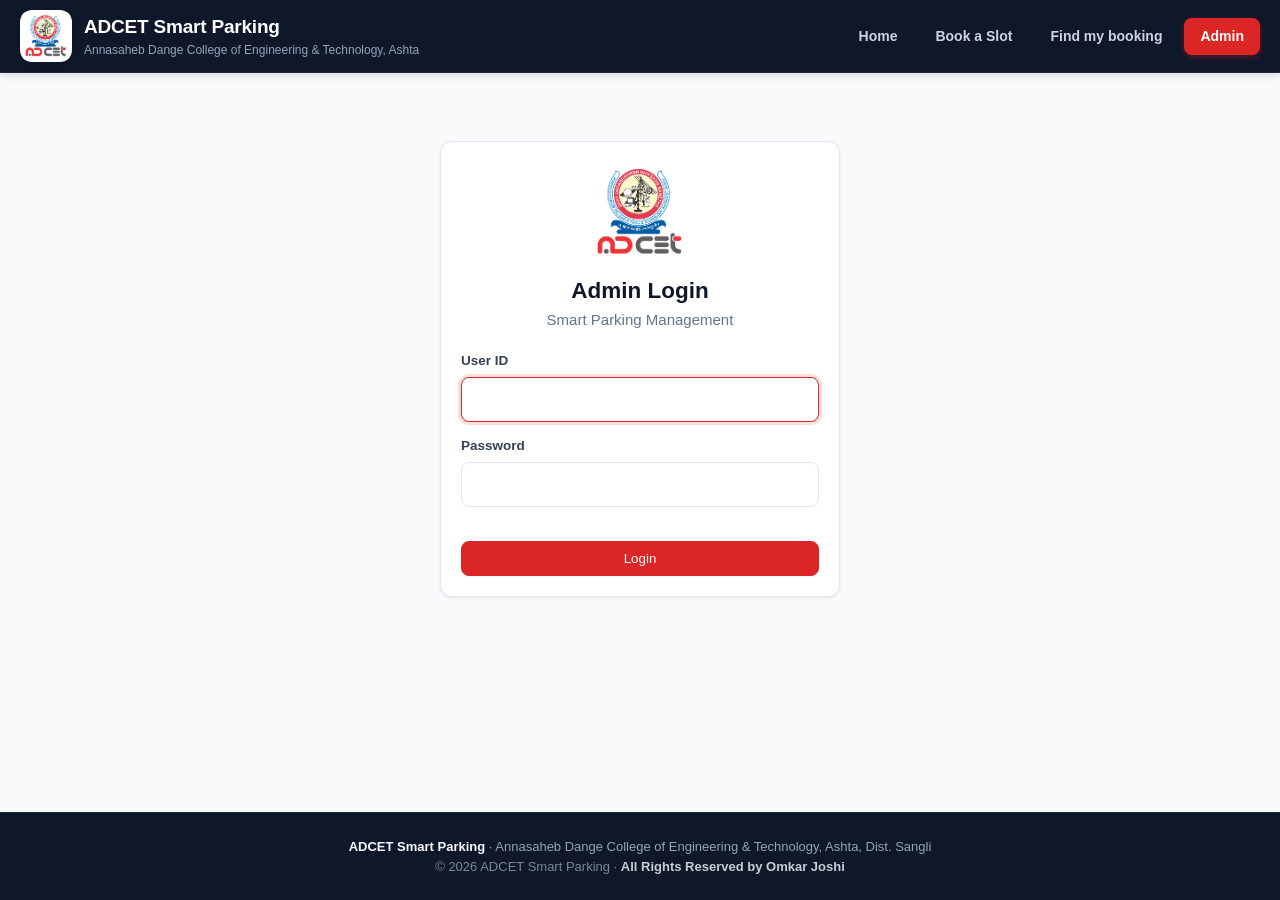
<file: smart-parking-web 1/smart-parking-web/revenue.html>
<!DOCTYPE html>
<html lang="en">
<head>
  <meta charset="UTF-8">
  <meta name="viewport" content="width=device-width, initial-scale=1">
  <title>Revenue Analytics - ADCET Smart Parking</title>
  <link rel="icon" href="images/adcet-logo.png">
  <link rel="stylesheet" href="css/style.css">
  <link rel="stylesheet" href="css/analytics.css">
  <script>
    if (sessionStorage.getItem("adcet_admin") !== "1") location.replace("admin-login.html");
  </script>
</head>
<body>

<div id="site-header"></div>

<div class="wrap">

  <div class="an-head">
    <h1>Revenue Analytics</h1>
    <div class="an-actions">
      <span id="sample"></span>
      <button class="btn secondary small" onclick="window.print()">Print</button>
      <a class="btn secondary small" href="parking-analytics.html">Parking Analytics</a>
      <a class="btn secondary small" href="admin.html">Back to dashboard</a>
    </div>
  </div>

  <div class="stats">
    <div class="stat b"><div class="label">Total confirmed booking value</div><div class="value" id="s-total">-</div></div>
    <div class="stat g"><div class="label">Collected (paid)</div><div class="value" id="s-paid">-</div></div>
    <div class="stat r"><div class="label">Pending (pay at exit)</div><div class="value" id="s-pend">-</div></div>
    <div class="stat"><div class="label">Today's booking amount</div><div class="value" id="s-today">-</div></div>
  </div>

  <h2 class="section">Revenue comparison</h2>
  <div class="cmp-grid" id="cmp"></div>

  <div class="an-grid">
    <div class="card"><h3>Daily booking amount (last 14 days)</h3><div id="c-daily"></div></div>
    <div class="card"><h3>Monthly booking amount (last 6 months)</h3><div id="c-month"></div></div>
    <div class="card"><h3>Booked vs collected, by week (last 8 weeks)</h3><div id="c-week"></div></div>
    <div class="card"><h3>Amount by payment method</h3><div id="c-method"></div></div>
  </div>

  <h2 class="section">Booking payment status</h2>
  <div class="table-wrap">
    <table class="data">
      <thead><tr><th>Payment status</th><th>Bookings</th><th>Amount</th></tr></thead>
      <tbody id="pay-rows"></tbody>
    </table>
  </div>
  <div class="an-note">Booking amount = prepaid amount, or the final amount once a booking is completed. Cancelled and no-show bookings are not counted in revenue. Bookings are stored in this browser (prototype).</div>

</div>

<div id="site-footer"></div>

<script src="js/config.js"></script>
<script src="js/common.js"></script>
<script src="js/charts.js"></script>
<script src="js/analytics.js"></script>
<script>
  renderHeader("admin");
  renderSidebar("revenue");
  renderFooter();

  const $ = id => document.getElementById(id);
  const inr = v => "₹" + Math.round(v);
  const D = AN.DAY;

  // sum of booking amounts whose booking date is in [from, to)
  function sum(list, from, to, paidOnly) {
    return list.filter(b => {
      const t = new Date(b.bookedAt).getTime();
      return t >= from && t < to && (!paidOnly || b.payStatus === "Paid");
    }).reduce((a, b) => a + AN.money(b), 0);
  }

  function delta(cur, prev) {
    if (!prev) return '<span class="delta na">no previous data</span>';
    const p = Math.round((cur - prev) / prev * 100);
    return '<span class="delta ' + (p >= 0 ? "up" : "down") + '">' + (p >= 0 ? "&#9650; " : "&#9660; ") + Math.abs(p) + "%</span>";
  }

  function draw() {
    const all = getBookings(), list = all.filter(AN.valid);
    const today = AN.startDay(Date.now()), now = Date.now();

    $("s-total").textContent = inr(sum(list, 0, now + D * 3650));
    $("s-paid").textContent = inr(sum(list, 0, now + D * 3650, true));
    $("s-pend").textContent = inr(sum(list, 0, now + D * 3650) - sum(list, 0, now + D * 3650, true));
    $("s-today").textContent = inr(sum(list, today, today + D));

    // comparison cards
    const mo = AN.months(2), wk = [today + D - 14 * D, today + D - 7 * D, today + D];
    const pairs = [
      ["Today vs yesterday", sum(list, today, today + D), sum(list, today - D, today)],
      ["Last 7 days vs previous 7 days", sum(list, wk[1], wk[2]), sum(list, wk[0], wk[1])],
      ["This month vs last month", sum(list, mo[1].from, mo[1].to), sum(list, mo[0].from, mo[0].to)]
    ];
    $("cmp").innerHTML = pairs.map(p =>
      '<div class="card cmp"><div class="label">' + p[0] + '</div><div class="big">' + inr(p[1]) +
      '</div><div class="prev">Before: ' + inr(p[2]) + "</div>" + delta(p[1], p[2]) + "</div>").join("");

    // daily stacked: paid / pending
    const ds = AN.days(14), lab = ds.map(AN.dlabel);
    Charts.bar("c-daily", lab, [
      { name: "Paid", values: ds.map(t => sum(list, t, t + D, true)) },
      { name: "Pending", values: ds.map(t => sum(list, t, t + D) - sum(list, t, t + D, true)) }
    ], { stack: true, fmt: inr });

    // monthly
    const ms = AN.months(6);
    Charts.bar("c-month", ms.map(m => m.label), [
      { name: "Booking amount", values: ms.map(m => sum(list, m.from, m.to)) }
    ], { fmt: inr });

    // weekly booked vs collected
    const ws = AN.weeks(8);
    Charts.bar("c-week", ws.map(AN.dlabel), [
      { name: "Booked", values: ws.map(t => sum(list, t, t + 7 * D)) },
      { name: "Collected", values: ws.map(t => sum(list, t, t + 7 * D, true)) }
    ], { fmt: inr });

    // by method
    const methods = ["UPI", "Card", "Pay at exit"];
    Charts.bar("c-method", methods, [
      { name: "Amount", values: methods.map(m => list.filter(b => b.method === m).reduce((a, b) => a + AN.money(b), 0)) }
    ], { fmt: inr });

    // payment status table
    const paid = list.filter(b => b.payStatus === "Paid"), pend = list.filter(b => b.payStatus !== "Paid");
    const lost = all.filter(b => !AN.valid(b));
    const tot = a => a.reduce((s, b) => s + AN.money(b), 0);
    $("pay-rows").innerHTML =
      '<tr><td><span class="chip free">PAID</span></td><td>' + paid.length + "</td><td>" + rupees(tot(paid)) + "</td></tr>" +
      '<tr><td><span class="chip reserved">PENDING (pay at exit)</span></td><td>' + pend.length + "</td><td>" + rupees(tot(pend)) + "</td></tr>" +
      '<tr><td><span class="chip full">CANCELLED / NO-SHOW</span></td><td>' + lost.length + "</td><td>Not counted</td></tr>";
  }

  AN.sampleButtons("sample", draw);
  draw();
  watchAdminBookings(draw);
</script>
</body>
</html>
</file>
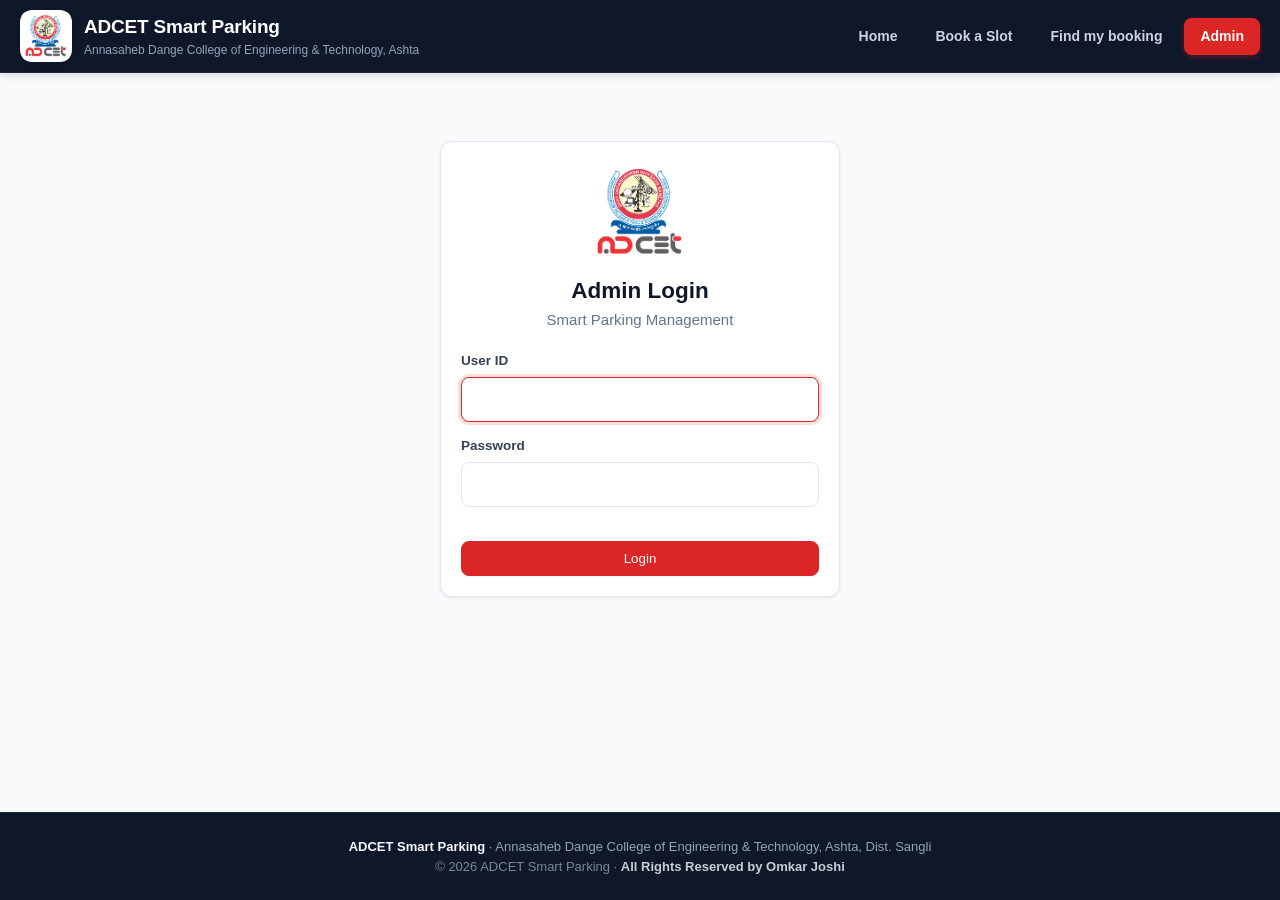
<file: smart-parking-web 1/smart-parking-web/settings.html>
<!DOCTYPE html>
<html lang="en">
<head>
  <meta charset="UTF-8">
  <meta name="viewport" content="width=device-width, initial-scale=1">
  <title>System Settings - ADCET Smart Parking</title>
  <link rel="icon" href="images/adcet-logo.png">
  <link rel="stylesheet" href="css/style.css">
  <link rel="stylesheet" href="css/analytics.css">
  <script>
    if (sessionStorage.getItem("adcet_admin") !== "1") location.replace("admin-login.html");
  </script>
</head>
<body>

<div id="site-header"></div>

<div class="wrap">

  <div class="an-head">
    <h1>System Settings</h1>
  </div>

  <div class="set-grid">

    <div class="card" id="slots">
      <h3><em>1</em> Parking slot configuration</h3>
      <div class="row-kv"><span>Total parking slots</span><b id="f-total"></b></div>
      <div id="slot-list"></div>
      <div class="hint">The number of slots is fixed by the IR sensors on the ESP32. A closed slot cannot be booked and shows as CLOSED on the website.</div>
      <div class="actions"><span></span><button class="btn" id="save-slots">Save slots</button></div>
    </div>

    <div class="card" id="charges">
      <h3><em>2</em> Parking charges</h3>
      <label for="rate">Charge per hour (&#8377;)</label>
      <input id="rate" type="number" min="0" step="1">
      <div class="row-kv" style="margin-top:10px"><span>Minimum billed time</span><b>1 hour</b></div>
      <div class="row-kv"><span>Billing</span><b>Rounded up to the next hour</b></div>
      <div class="error" id="err-rate"></div>
      <div class="hint">New charge applies to new bookings. Existing bookings keep their amount.</div>
      <div class="actions"><span></span><button class="btn" id="save-rate">Save charge</button></div>
    </div>

    <div class="card" id="profile">
      <h3><em>3</em> Admin profile</h3>
      <div class="field-row">
        <div><label for="a-name">Name</label><input id="a-name"></div>
        <div><label for="a-user">User ID</label><input id="a-user" disabled></div>
        <div><label for="a-email">Email</label><input id="a-email" type="email"></div>
        <div><label for="a-mobile">Mobile</label><input id="a-mobile" inputmode="numeric" maxlength="10"></div>
      </div>
      <div class="error" id="err-prof"></div>
      <div class="actions"><span></span><button class="btn" id="save-prof">Save profile</button></div>
      <hr style="border:0;border-top:1px dashed var(--line);margin:16px 0">
      <h3 style="font-size:14px">Change password</h3>
      <div class="field-row">
        <div><label for="p-old">Current password</label><input id="p-old" type="password" autocomplete="current-password"></div>
        <div><label for="p-new">New password (min 6 characters)</label><input id="p-new" type="password" autocomplete="new-password"></div>
      </div>
      <div class="error" id="err-pass"></div>
      <div class="actions"><span></span><button class="btn secondary" id="save-pass">Change password</button></div>
    </div>

    <div class="card" id="esp32">
      <h3><em>4</em> ESP32 connection information</h3>
      <label for="e-url">ESP32 data address</label>
      <input id="e-url" placeholder="http://<ESP32 IP address>/data">
      <div class="field-row" style="margin-top:12px">
        <div><label for="e-ssid">Wi-Fi network name</label><input id="e-ssid"></div>
        <div><label for="e-poll">Refresh every (seconds)</label><input id="e-poll" type="number" min="1" max="60" step="1"></div>
      </div>
      <div class="row-kv" style="margin-top:10px"><span>Connection now</span><b id="e-status">-</b></div>
      <div class="row-kv"><span>Sensors</span><b>IR1-IR4 slots, IR5 entrance, IR6 exit</b></div>
      <div class="error" id="err-esp"></div>
      <div class="actions"><button class="btn secondary" id="test-esp">Test connection</button><button class="btn" id="save-esp">Save ESP32 info</button></div>
    </div>

    <div class="card" id="system" style="grid-column:1/-1">
      <h3><em>5</em> System information</h3>
      <div class="field-row" style="gap:36px">
        <div>
          <div class="row-kv"><span>Project</span><b>ADCET Smart Parking</b></div>
          <div class="row-kv"><span>College</span><b>Annasaheb Dange College of Engineering &amp; Technology, Ashta</b></div>
          <div class="row-kv"><span>Version</span><b id="i-ver"></b></div>
          <div class="row-kv"><span>Hardware</span><b>ESP32 + IR sensors + automatic gate</b></div>
        </div>
        <div>
          <div class="row-kv"><span>Bookings saved</span><b id="i-book"></b></div>
          <div class="row-kv"><span>Storage</span><b>Shared Node booking server</b></div>
          <div class="row-kv"><span>Storage used</span><b id="i-size"></b></div>
          <div class="row-kv"><span>Browser</span><b id="i-browser" style="text-align:right"></b></div>
        </div>
      </div>
      <div class="actions">
        <button class="btn secondary" id="backup">Download backup (JSON)</button>
        <button class="btn grey" id="reset">Reset settings to default</button>
      </div>
    </div>

  </div>
</div>

<div id="site-footer"></div>

<script src="js/config.js"></script>
<script src="js/common.js"></script>
<script src="js/export.js"></script>
<script>
  renderHeader("admin");
  renderSidebar("settings");
  renderFooter();

  const $ = id => document.getElementById(id);
  const clear = () => document.querySelectorAll(".error").forEach(e => { e.textContent = ""; });

  function load() {
    $("f-total").textContent = CONFIG.TOTAL_SLOTS;
    $("slot-list").innerHTML = [...Array(CONFIG.TOTAL_SLOTS)].map((_, i) =>
      '<div class="slot-row"><span>Slot ' + (i + 1) + ' <span style="color:var(--muted)">(sensor IR' + (i + 1) + ')</span></span>' +
      '<label class="switch"><input type="checkbox" data-slot="' + (i + 1) + '"' + (slotEnabled(i + 1) ? " checked" : "") + '> Open for booking</label></div>').join("");
    $("rate").value = CONFIG.RATE_PER_HOUR;
    $("a-name").value = CONFIG.ADMIN_NAME || "";
    $("a-user").value = CONFIG.ADMIN_USER;
    $("a-email").value = CONFIG.ADMIN_EMAIL || "";
    $("a-mobile").value = CONFIG.ADMIN_MOBILE || "";
    $("e-url").value = CONFIG.ESP32_URL;
    $("e-ssid").value = CONFIG.ESP32_SSID || "";
    $("e-poll").value = CONFIG.POLL_MS / 1000;
    $("i-ver").textContent = CONFIG.VERSION;
    $("i-book").textContent = getBookings().length;
    let size = 0;
    try { for (let i = 0; i < localStorage.length; i++) { const k = localStorage.key(i); size += (k + localStorage.getItem(k)).length * 2; } } catch (e) {}
    $("i-size").textContent = size < 1024 ? size + " bytes" : (size / 1024).toFixed(1) + " KB";
    $("i-browser").textContent = navigator.userAgent.replace(/\s*\(.*?\)\s*/g, " ").trim().slice(0, 60);
  }

  $("save-slots").addEventListener("click", () => {
    const closed = [...document.querySelectorAll("#slot-list input")].filter(i => !i.checked).map(i => Number(i.dataset.slot));
    saveSettings({ DISABLED_SLOTS: closed });
    toast(closed.length ? "Saved - closed: " + closed.map(n => "Slot " + n).join(", ") : "Saved - all slots open");
  });

  $("save-rate").addEventListener("click", () => {
    clear();
    const v = Number($("rate").value);
    if (!$("rate").value || !isFinite(v) || v < 0 || v > 10000) { $("err-rate").textContent = "Enter a valid amount."; return; }
    saveSettings({ RATE_PER_HOUR: Math.round(v) });
    toast("Parking charge saved: " + rupees(Math.round(v)) + " / hour");
  });

  $("save-prof").addEventListener("click", () => {
    clear();
    const name = $("a-name").value.trim(), email = $("a-email").value.trim(), mob = $("a-mobile").value.trim();
    if (name.length < 2) { $("err-prof").textContent = "Enter the admin name."; return; }
    if (email && !/^[^@\s]+@[^@\s]+\.[^@\s]+$/.test(email)) { $("err-prof").textContent = "Enter a valid email."; return; }
    if (mob && !/^[6-9]\d{9}$/.test(mob)) { $("err-prof").textContent = "Enter a valid 10 digit mobile number."; return; }
    saveSettings({ ADMIN_NAME: name, ADMIN_EMAIL: email, ADMIN_MOBILE: mob });
    toast("Admin profile saved");
  });

  $("save-pass").addEventListener("click", () => {
    clear();
    if ($("p-old").value !== CONFIG.ADMIN_PASS) { $("err-pass").textContent = "Current password is wrong."; return; }
    if ($("p-new").value.length < 6) { $("err-pass").textContent = "New password must have at least 6 characters."; return; }
    saveSettings({ ADMIN_PASS: $("p-new").value });
    $("p-old").value = ""; $("p-new").value = "";
    toast("Password changed");
  });

  async function status() {
    const l = await fetchLive();
    $("e-status").textContent = l.online ? "ONLINE (" + l.ms + " ms)" : "OFFLINE - demo mode";
    return l;
  }
  $("test-esp").addEventListener("click", async () => {
    clear();
    const url = $("e-url").value.trim();
    if (!/^https?:\/\/.+/i.test(url)) { $("err-esp").textContent = "Enter the ESP32 address, starting with http://"; return; }
    const old = CONFIG.ESP32_URL;
    CONFIG.ESP32_URL = url;                    // test the typed address without saving it
    $("e-status").textContent = "Testing...";
    const l = await status();
    CONFIG.ESP32_URL = old;
    toast(l.online ? "ESP32 answered - connection OK" : "No answer from " + url);
  });
  $("save-esp").addEventListener("click", () => {
    clear();
    const url = $("e-url").value.trim(), poll = Number($("e-poll").value);
    if (url && !/^https?:\/\/.+/i.test(url)) { $("err-esp").textContent = "Address must start with http://"; return; }
    if (!(poll >= 1 && poll <= 60)) { $("err-esp").textContent = "Refresh time must be 1 to 60 seconds."; return; }
    saveSettings({ ESP32_URL: url, ESP32_SSID: $("e-ssid").value.trim(), POLL_MS: Math.round(poll * 1000) });
    toast("ESP32 information saved");
    status();
  });

  $("backup").addEventListener("click", () => {
    const data = { exportedAt: new Date().toISOString(), settings: getSettings(), bookings: getBookings() };
    delete data.settings.ADMIN_PASS;
    Export.save(new Blob([JSON.stringify(data, null, 2)], { type: "application/json" }), "adcet-parking-backup-" + new Date().toISOString().slice(0, 10) + ".json");
  });

  $("reset").addEventListener("click", () => {
    if (!confirm("Reset charge, slots, profile, password and ESP32 info to the default values?\nBookings are NOT deleted.")) return;
    resetSettings();
    load();
    watchAdminBookings(load);
    status();
    toast("Settings reset to default");
  });

  load();
  status();
  if (location.hash && $(location.hash.slice(1))) $(location.hash.slice(1)).scrollIntoView();
</script>
</body>
</html>
</file>
<file: smart-parking-web 1/smart-parking-web/css/style.css>
/* ADCET Smart Parking - Modern Clean UI with Red Active/Click Highlights */
:root {
  /* Vibrant Action & Active Red - only for active clicks, selections, buttons, and alerts */
  --red: #dc2626;
  --red-hover: #b91c1c;
  --red-d: #1e293b;
  --red-dd: #0f172a;
  --red-l: #fee2e2;
  --red-xl: #f8fafc;
  
  /* Modern Clean Neutrals */
  --line: #e2e8f0;
  --muted: #64748b;
  --ink: #0f172a;
  --white: #ffffff;
  --bg-page: #f8fafc;
  
  /* Status Colors */
  --green: #16a34a;
  --green-hover: #15803d;
  --green-l: #f0fdf4;
  --green-border: #86efac;
  
  --radius: 12px;
  --shadow: 0 1px 3px 0 rgba(0, 0, 0, 0.08), 0 1px 2px -1px rgba(0, 0, 0, 0.04);
  --shadow-md: 0 4px 6px -1px rgba(0, 0, 0, 0.08), 0 2px 4px -2px rgba(0, 0, 0, 0.04);
  --shadow-lg: 0 10px 15px -3px rgba(0, 0, 0, 0.08), 0 4px 6px -4px rgba(0, 0, 0, 0.04);
}

* { box-sizing: border-box; }
html { scroll-behavior: smooth; }
body {
  margin: 0;
  font-family: -apple-system, BlinkMacSystemFont, "Segoe UI", Roboto, Oxygen, Ubuntu, Cantarell, "Helvetica Neue", Arial, sans-serif;
  color: var(--ink);
  background: var(--bg-page);
  font-size: 15px;
  line-height: 1.5;
  min-height: 100vh;
  display: flex;
  flex-direction: column;
}
#site-header, #site-footer { flex: none; }
body > .wrap, body > .admin-layout { flex: 1 0 auto; }
a { color: var(--red); }
h1, h2, h3 { line-height: 1.25; color: var(--ink); font-weight: 700; }
img { max-width: 100%; }

/* ---------- header ---------- */
.topbar {
  background: #0f172a;
  color: #fff;
  box-shadow: 0 2px 8px rgba(0, 0, 0, 0.15);
  position: sticky;
  top: 0;
  z-index: 20;
  border-bottom: 1px solid rgba(255, 255, 255, 0.08);
}
.topbar-in {
  max-width: 1280px;
  margin: 0 auto;
  padding: 10px 20px;
  display: flex;
  align-items: center;
  justify-content: space-between;
  gap: 14px;
  flex-wrap: wrap;
}
.brand {
  display: flex;
  align-items: center;
  gap: 12px;
  color: #fff;
  text-decoration: none;
}
.brand b { display: block; font-size: 19px; letter-spacing: -0.2px; color: #fff; }
.brand small { display: block; font-size: 12px; color: #94a3b8; }
.logo-badge {
  width: 52px;
  height: 52px;
  border-radius: 12px;
  background: #fff;
  display: flex;
  align-items: center;
  justify-content: center;
  flex: none;
  box-shadow: 0 1px 4px rgba(0,0,0,.2);
  overflow: hidden;
}
.logo-badge img { width: 48px; height: 48px; object-fit: contain; }
.topbar nav { display: flex; gap: 6px; flex-wrap: wrap; }
.topbar nav a {
  color: #cbd5e1;
  text-decoration: none;
  padding: 8px 16px;
  border-radius: 8px;
  font-weight: 600;
  font-size: 14px;
  transition: all .15s ease;
}
.topbar nav a:hover { background: rgba(255, 255, 255, 0.12); color: #fff; }
/* ONLY when clicked / active, turns RED */
.topbar nav a.on { background: var(--red); color: #fff; box-shadow: 0 2px 6px rgba(220, 38, 38, 0.35); }

/* ---------- footer ---------- */
.footer {
  background: #0f172a;
  color: #94a3b8;
  margin-top: 48px;
  font-size: 13px;
  text-align: center;
  border-top: 1px solid #1e293b;
}
.footer-in { max-width: 1280px; margin: 0 auto; padding: 24px 20px; }
.footer b { color: #f8fafc; }
.footer span { opacity: .8; }

/* ---------- layout ---------- */
.wrap { max-width: 1100px; margin: 0 auto; padding: 28px 20px; width: 100%; }
.two-col { display: grid; grid-template-columns: 1.6fr 1fr; gap: 20px; }
@media (max-width: 860px) { .two-col { grid-template-columns: 1fr; } }
.section {
  margin: 32px 0 14px;
  font-size: 20px;
  color: var(--ink);
  padding-left: 12px;
  border-left: 4px solid var(--red);
  font-weight: 700;
}

/* admin side menu */
.admin-layout { display: flex; align-items: stretch; max-width: 1280px; margin: 0 auto; width: 100%; }
.sidebar {
  width: 240px;
  flex: none;
  padding: 22px 14px;
  border-right: 1px solid var(--line);
  background: #ffffff;
  display: flex;
  flex-direction: column;
  gap: 6px;
}
.sb-title { font-size: 11px; letter-spacing: 1px; text-transform: uppercase; color: var(--muted); font-weight: 700; padding: 0 12px 8px; }
.sidebar a {
  display: flex;
  align-items: center;
  gap: 11px;
  padding: 10px 14px;
  border-radius: 10px;
  color: #334155;
  text-decoration: none;
  font-weight: 600;
  font-size: 14px;
  transition: all .15s ease;
}
.sidebar a:hover { background: #f1f5f9; color: var(--red); }
/* ONLY when clicked / active menu item, turns vibrant RED */
.sidebar a.on { background: var(--red); color: #fff; box-shadow: 0 3px 8px rgba(220, 38, 38, 0.25); }
.sidebar a svg { flex: none; }
.sidebar .sb-out { margin-top: auto; color: var(--muted); }
.admin-main { max-width: none; flex: 1; min-width: 0; margin: 0; padding: 24px 28px; }
@media (max-width: 860px) {
  .admin-layout { flex-direction: column; }
  .sidebar { width: 100%; flex-direction: row; overflow-x: auto; border-right: 0; border-bottom: 1px solid var(--line); padding: 10px; gap: 6px; }
  .sb-title { display: none; }
  .sidebar a { white-space: nowrap; padding: 9px 12px; }
  .sidebar .sb-out { margin-top: 0; }
  .admin-main { padding: 20px; }
}

/* ---------- hero (home) - Centered, Advanced & Attractive with Slots Below ---------- */
.hero {
  background: radial-gradient(circle at 50% 0%, rgba(220, 38, 38, 0.05) 0%, rgba(248, 250, 252, 1) 75%), #ffffff;
  color: var(--ink);
  border-bottom: 1px solid var(--line);
  padding: 50px 20px 48px;
  position: relative;
  overflow: hidden;
}
.hero-center {
  max-width: 860px;
  margin: 0 auto;
  text-align: center;
  display: flex;
  flex-direction: column;
  align-items: center;
  animation: heroFadeIn 0.7s cubic-bezier(0.16, 1, 0.3, 1) forwards;
}

@keyframes heroFadeIn {
  from { opacity: 0; transform: translateY(16px); }
  to { opacity: 1; transform: translateY(0); }
}

.hero-badge {
  display: inline-flex;
  align-items: center;
  gap: 8px;
  padding: 6px 16px;
  border-radius: 999px;
  background: #ffffff;
  border: 1px solid #e2e8f0;
  box-shadow: 0 2px 6px rgba(0, 0, 0, 0.04);
  font-size: 13px;
  font-weight: 600;
  color: #475569;
  margin-bottom: 20px;
  letter-spacing: 0.2px;
  transition: all 0.25s ease;
}
.hero-badge:hover {
  border-color: #cbd5e1;
  transform: translateY(-1px);
}
.live-pulse {
  width: 8px;
  height: 8px;
  border-radius: 50%;
  background: var(--red);
  box-shadow: 0 0 0 0 rgba(220, 38, 38, 0.6);
  animation: pulseRed 2s infinite;
}
@keyframes pulseRed {
  0% { box-shadow: 0 0 0 0 rgba(220, 38, 38, 0.6); }
  70% { box-shadow: 0 0 0 8px rgba(220, 38, 38, 0); }
  100% { box-shadow: 0 0 0 0 rgba(220, 38, 38, 0); }
}

/* Colorful Gradient Welcome Title */
.welcome-title {
  font-size: 40px;
  font-weight: 850;
  color: #0f172a;
  letter-spacing: -0.8px;
  line-height: 1.22;
  margin: 0 0 16px;
}
.colorful-gradient {
  background: linear-gradient(135deg, #dc2626 0%, #ea580c 35%, #7c3aed 70%, #dc2626 100%);
  background-size: 250% auto;
  -webkit-background-clip: text;
  -webkit-text-fill-color: transparent;
  background-clip: text;
  color: transparent;
  animation: gradientShine 6s linear infinite;
  display: inline-block;
}
@keyframes gradientShine {
  0% { background-position: 0% 50%; }
  50% { background-position: 100% 50%; }
  100% { background-position: 0% 50%; }
}

.hero-desc {
  max-width: 640px;
  margin: 0 auto 26px;
  color: #475569;
  font-size: 16px;
  line-height: 1.65;
}

.hero-actions {
  display: flex;
  gap: 14px;
  justify-content: center;
  flex-wrap: wrap;
  margin-bottom: 34px;
}
.hero-btn {
  padding: 12px 26px;
  font-size: 15px;
  border-radius: 10px;
  font-weight: 600;
  display: inline-flex;
  align-items: center;
  transition: all 0.25s cubic-bezier(0.16, 1, 0.3, 1);
}
.hero-btn:hover {
  transform: translateY(-2px);
  box-shadow: 0 6px 18px rgba(220, 38, 38, 0.25);
}
.hero-btn.secondary:hover {
  box-shadow: 0 6px 18px rgba(0, 0, 0, 0.08);
}

/* Slots card placed BELOW the welcome text */
.hero-slots-container {
  width: 100%;
  max-width: 740px;
  background: #ffffff;
  border: 1px solid var(--line);
  border-radius: 16px;
  padding: 22px 24px;
  box-shadow: 0 10px 25px -5px rgba(0, 0, 0, 0.06), 0 8px 10px -6px rgba(0, 0, 0, 0.04);
  text-align: left;
  transition: box-shadow 0.3s ease, transform 0.3s ease;
}
.hero-slots-container:hover {
  box-shadow: 0 14px 30px -5px rgba(0, 0, 0, 0.09), 0 10px 14px -6px rgba(0, 0, 0, 0.05);
}
.slots-card-header {
  display: flex;
  justify-content: space-between;
  align-items: center;
  flex-wrap: wrap;
  gap: 10px;
  margin-bottom: 16px;
  padding-bottom: 12px;
  border-bottom: 1px solid #f1f5f9;
}
.slots-card-title {
  font-size: 13.5px;
  font-weight: 700;
  color: #0f172a;
  text-transform: uppercase;
  letter-spacing: 0.6px;
}

/* 4-column bay grid inside slots container */
.hero-slots-container .bays {
  display: grid;
  grid-template-columns: repeat(4, 1fr);
  gap: 12px;
}
@media (max-width: 680px) {
  .hero-slots-container .bays { grid-template-columns: repeat(2, 1fr); }
  .welcome-title { font-size: 28px; }
  .hero { padding: 36px 16px; }
}

/* Legacy inner fallback support */
.hero .inner {
  max-width: 1100px;
  margin: 0 auto;
  padding: 44px 20px;
  display: grid;
  grid-template-columns: 1.25fr 1fr;
  gap: 32px;
  align-items: center;
}
.hero #bays {
  background: #ffffff;
  padding: 16px;
  border-radius: var(--radius);
  border: 1px solid var(--line);
  box-shadow: var(--shadow-md);
}

/* ---------- buttons ---------- */
.btn {
  display: inline-block;
  background: var(--red);
  color: #fff;
  border: 1.5px solid var(--red);
  padding: 9px 18px;
  border-radius: 8px;
  font: 600 14px inherit;
  font-family: inherit;
  cursor: pointer;
  text-decoration: none;
  text-align: center;
  transition: all .15s ease;
  box-shadow: 0 1px 2px rgba(0,0,0,0.05);
}
.btn:hover { background: var(--red-hover); border-color: var(--red-hover); color: #fff; }
.btn.secondary { background: #fff; color: #1e293b; border-color: #cbd5e1; box-shadow: var(--shadow); }
.btn.secondary:hover { background: #f8fafc; border-color: var(--red); color: var(--red); }
.btn.green { background: var(--green); border-color: var(--green); }
.btn.green:hover { background: var(--green-hover); border-color: var(--green-hover); }
.btn.blue { background: #0284c7; border-color: #0284c7; }
.btn.blue:hover { background: #0369a1; border-color: #0369a1; }
.btn.grey { background: #fff; color: var(--muted); border-color: #cbd5e1; }
.btn.grey:hover { background: #f1f5f9; color: var(--ink); }
.btn.small { padding: 6px 12px; font-size: 12.5px; border-radius: 6px; }
.btn:disabled { opacity: .6; cursor: not-allowed; }

/* ---------- cards & stats ---------- */
.card {
  background: #ffffff;
  border: 1px solid var(--line);
  border-radius: var(--radius);
  padding: 20px;
  box-shadow: var(--shadow);
}
.card h3 { margin: 0 0 14px; color: #0f172a; font-size: 16px; font-weight: 700; }
.stats { display: grid; grid-template-columns: repeat(auto-fit, minmax(190px, 1fr)); gap: 14px; }
.stat {
  background: #ffffff;
  border: 1px solid var(--line);
  border-left: 4px solid #cbd5e1;
  border-radius: var(--radius);
  padding: 16px 18px;
  box-shadow: var(--shadow);
}
.stat .label { font-size: 12.5px; color: var(--muted); font-weight: 600; text-transform: uppercase; letter-spacing: 0.4px; }
.stat .value { font-size: 26px; font-weight: 800; color: #0f172a; margin-top: 4px; word-break: break-word; letter-spacing: -0.5px; }
.stat.g { border-left-color: var(--green); }
.stat.g .value { color: var(--green); }
.stat.b { border-left-color: #0284c7; }
.stat.b .value { color: #0284c7; }
.stat.r { border-left-color: var(--red); }
.stat.r .value { color: var(--red); }
.stat .sub { font-size: 12px; color: var(--muted); margin-top: 2px; }
.row-kv { display: flex; justify-content: space-between; gap: 12px; padding: 10px 0; border-bottom: 1px dashed var(--line); font-size: 14px; }
.row-kv:last-child { border-bottom: 0; }
.row-kv span { color: var(--muted); }
.hint { font-size: 12.5px; color: var(--muted); margin-top: 8px; }
.note { background: #fff5f5; border-left: 4px solid var(--red); padding: 10px 14px; border-radius: 8px; font-size: 13px; color: #991b1b; margin-top: 14px; }
.error { color: var(--red); font-size: 13.5px; font-weight: 600; min-height: 18px; margin: 8px 0; }

/* ---------- status dot ---------- */
.status-line { display: flex; align-items: center; gap: 8px; font-size: 13.5px; color: var(--muted); }
.dot { width: 10px; height: 10px; border-radius: 50%; background: #e8a33d; flex: none; transition: all 0.3s ease; }
.dot.on { background: #16a34a; box-shadow: 0 0 0 0 rgba(22, 163, 74, 0.6); animation: pulseGreen 2s infinite; }
@keyframes pulseGreen {
  0% { box-shadow: 0 0 0 0 rgba(22, 163, 74, 0.6); }
  70% { box-shadow: 0 0 0 6px rgba(22, 163, 74, 0); }
  100% { box-shadow: 0 0 0 0 rgba(22, 163, 74, 0); }
}
.dot.off { background: #f59e0b; }

/* ---------- parking bays: ONLY RED WHEN CLICKED/OCCUPIED ---------- */
.bays { display: grid; grid-template-columns: repeat(2, 1fr); gap: 12px; }
.bay {
  border-radius: 12px;
  padding: 16px 12px;
  text-align: center;
  border: 2px solid var(--green-border);
  background: var(--green-l);
  color: var(--green);
  user-select: none;
  transition: all .15s ease;
}
.bay .n { font-weight: 700; font-size: 15px; color: #0f172a; }
.bay .s { font-size: 12px; font-weight: 800; letter-spacing: 1px; margin-top: 4px; }
.bay.free { border-color: #86efac; background: #f0fdf4; color: #15803d; }
.bay.free .s { color: #16a34a; }
/* When clicked or occupied, ONLY this part turns Red */
.bay.occ { background: var(--red); border-color: var(--red); color: #fff; box-shadow: 0 4px 10px rgba(220,38,38,.25); }
.bay.occ .n, .bay.occ .s { color: #fff; }
.bay.off { background: #f1f5f9; border-color: #cbd5e1; color: var(--muted); }
.bay.off .n, .bay.off .s { color: var(--muted); }
.bay.click { cursor: pointer; }
.bay.click:hover { transform: translateY(-2px); box-shadow: var(--shadow-md); }
.bay.click:active { transform: scale(.98); }

/* ---------- chips ---------- */
.chip { display: inline-block; padding: 3px 10px; border-radius: 999px; font-size: 11.5px; font-weight: 700; letter-spacing: .3px; white-space: nowrap; }
.chip.free { background: #dcfce7; color: #15803d; }
.chip.full { background: var(--red); color: #fff; }
.chip.reserved { background: #fef3c7; color: #92400e; }
.chip.blue { background: #e0f2fe; color: #0369a1; }
.chip.grey { background: #f1f5f9; color: #475569; }

/* ---------- forms ---------- */
label { display: block; font-weight: 600; font-size: 13.5px; margin: 0 0 6px; color: #334155; }
input, select, textarea {
  width: 100%;
  padding: 10px 14px;
  border: 1.5px solid var(--line);
  border-radius: 8px;
  font: inherit;
  background: #fff;
  color: var(--ink);
  transition: border-color .15s ease, box-shadow .15s ease;
}
input:focus, select:focus, textarea:focus {
  outline: none;
  border-color: var(--red);
  box-shadow: 0 0 0 3px rgba(220, 38, 38, 0.15);
}
input[type=radio], input[type=checkbox] { width: auto; }
.form-grid { display: grid; grid-template-columns: 1fr 1fr; gap: 14px; }
.form-grid .full { grid-column: 1 / -1; }
@media (max-width: 600px) { .form-grid { grid-template-columns: 1fr; } }
.actions { display: flex; justify-content: space-between; align-items: center; gap: 10px; margin-top: 20px; flex-wrap: wrap; }
.toolbar { display: flex; gap: 10px; flex-wrap: wrap; align-items: center; margin-bottom: 14px; }
.toolbar input, .toolbar select { width: auto; min-width: 150px; flex: 1 1 150px; }
.toolbar .sp { margin-left: auto; display: flex; gap: 8px; flex-wrap: wrap; }
.field-row { display: grid; grid-template-columns: repeat(auto-fit, minmax(200px, 1fr)); gap: 14px; }

/* ---------- tables ---------- */
.table-wrap { overflow-x: auto; border: 1px solid var(--line); border-radius: var(--radius); background: #fff; box-shadow: var(--shadow); }
table.data { width: 100%; border-collapse: collapse; font-size: 13.5px; }
table.data th { background: #0f172a; color: #fff; text-align: left; padding: 12px 14px; white-space: nowrap; font-size: 13px; font-weight: 600; letter-spacing: .3px; }
table.data td { padding: 11px 14px; border-bottom: 1px solid var(--line); vertical-align: top; color: #1e293b; }
table.data td:first-child { white-space: nowrap; font-weight: 600; }
table.data tbody tr:nth-child(even) { background: #f8fafc; }
table.data tbody tr:hover { background: #f1f5f9; }
.acts { display: flex; gap: 6px; flex-wrap: wrap; }

/* ---------- booking steps: ONLY ACTIVE/CLICKED STEP IS RED ---------- */
.stepper { display: flex; gap: 8px; margin-bottom: 20px; flex-wrap: wrap; }
.stepper .s {
  flex: 1;
  min-width: 120px;
  text-align: center;
  padding: 11px 8px;
  border-radius: 8px;
  background: #f1f5f9;
  color: var(--muted);
  font-weight: 600;
  font-size: 13.5px;
  border: 1px solid var(--line);
  transition: all .15s ease;
}
/* Active step turns RED */
.stepper .s.on { background: var(--red); border-color: var(--red); color: #fff; box-shadow: 0 3px 8px rgba(220, 38, 38, 0.25); }
.stepper .s.done { background: #0f172a; border-color: #0f172a; color: #fff; }
.welcome { background: #f1f5f9; border: 1px solid var(--line); color: #1e293b; padding: 14px 16px; border-radius: 10px; margin-bottom: 18px; font-weight: 600; }

/* ONLY CLICKED SLOT IS RED */
.slot-pick { display: grid; grid-template-columns: repeat(auto-fit, minmax(110px, 1fr)); gap: 10px; }
.slot-pick label {
  border: 2px solid #86efac;
  background: #f0fdf4;
  border-radius: 10px;
  padding: 12px;
  text-align: center;
  cursor: pointer;
  margin: 0;
  color: #15803d;
  transition: all .15s ease;
}
.slot-pick label .n { display: block; font-weight: 700; color: #0f172a; }
.slot-pick label .st { font-size: 12px; font-weight: 600; }
.slot-pick label:hover { transform: translateY(-2px); box-shadow: var(--shadow); }
.slot-pick label.na { border-color: #cbd5e1; background: #f1f5f9; color: var(--muted); cursor: not-allowed; }
.slot-pick label.na .n { color: var(--muted); }
/* Selected slot highlights in vibrant RED */
.slot-pick label.sel { background: var(--red); border-color: var(--red); color: #fff; box-shadow: 0 4px 10px rgba(220, 38, 38, 0.25); }
.slot-pick label.sel .n, .slot-pick label.sel .st { color: #fff; }
.slot-pick input { display: none; }

.summary-table { width: 100%; border-collapse: collapse; }
.summary-table td { padding: 10px 8px; border-bottom: 1px solid var(--line); font-size: 14px; }
.summary-table td:first-child { color: var(--muted); width: 42%; }
.summary-table tr.total td { font-size: 18px; font-weight: 700; color: var(--red); border-bottom: 0; }

/* Payment Methods: clicked is highlighted */
.pay-methods { display: flex; gap: 10px; flex-wrap: wrap; margin: 12px 0 16px; }
.pay-methods label {
  flex: 1;
  min-width: 110px;
  border: 2px solid var(--line);
  border-radius: 10px;
  padding: 12px;
  text-align: center;
  cursor: pointer;
  margin: 0;
  font-weight: 600;
  background: #fff;
  color: #334155;
  transition: all .15s ease;
}
.pay-methods label:hover { border-color: #cbd5e1; background: #f8fafc; }
.pay-methods label.sel { border-color: var(--red); background: #fef2f2; color: var(--red); box-shadow: 0 0 0 2px rgba(220, 38, 38, 0.2); }
.pay-methods input { display: none; }

.spinner { display: inline-block; width: 14px; height: 14px; border: 2px solid rgba(255,255,255,.5); border-top-color: #fff; border-radius: 50%; animation: spin .7s linear infinite; vertical-align: -2px; margin-right: 8px; }
@keyframes spin { to { transform: rotate(360deg); } }

/* ---------- receipt & login ---------- */
.receipt { max-width: 640px; margin: 0 auto; }
.receipt .top { display: flex; justify-content: space-between; align-items: center; margin-bottom: 14px; }
.receipt .id { font-size: 22px; font-weight: 800; color: var(--red); }
.receipt .tick { width: 60px; height: 60px; border-radius: 50%; background: #16a34a; color: #fff; font-size: 32px; display: flex; align-items: center; justify-content: center; margin: 0 auto 12px; }
.receipt .actions { margin-top: 22px; }
.login-box { max-width: 400px; margin: 40px auto; text-align: center; }
.login-box form { text-align: left; }
.login-box .logo img { width: 100px; height: 100px; object-fit: contain; }
.login-box h2 { margin: 8px 0 4px; color: #0f172a; font-weight: 800; }
.login-box .sub { color: var(--muted); margin: 0 0 20px; }

/* ---------- toast ---------- */
#toast {
  position: fixed;
  left: 50%;
  bottom: 26px;
  transform: translate(-50%, 20px);
  background: #0f172a;
  color: #fff;
  padding: 12px 22px;
  border-radius: 999px;
  font-weight: 600;
  font-size: 14px;
  opacity: 0;
  pointer-events: none;
  transition: .25s ease;
  z-index: 50;
  box-shadow: var(--shadow-lg);
  border: 1px solid #334155;
}
#toast.show { opacity: 1; transform: translate(-50%, 0); }

/* ---------- admin pages ---------- */
.page-head { display: flex; justify-content: space-between; align-items: flex-start; flex-wrap: wrap; gap: 10px; margin-bottom: 18px; }
.page-head h1 { margin: 0; font-size: 24px; color: #0f172a; font-weight: 800; }
.page-head .lead { color: var(--muted); font-size: 13.5px; margin-top: 2px; }
.badge-pri { display: inline-block; background: var(--red); color: #fff; font-size: 11px; font-weight: 700; padding: 2px 9px; border-radius: 999px; vertical-align: 3px; margin-left: 8px; letter-spacing: .5px; }

/* Tabs: ONLY ACTIVE TAB IS RED */
.tabs { display: flex; gap: 8px; flex-wrap: wrap; margin-bottom: 16px; }
.tab {
  background: #fff;
  border: 1.5px solid var(--line);
  border-radius: 10px;
  padding: 10px 16px;
  cursor: pointer;
  font: 600 13.5px inherit;
  font-family: inherit;
  color: #334155;
  text-align: left;
  transition: all .15s ease;
}
.tab:hover { border-color: #cbd5e1; background: #f8fafc; }
.tab b { display: block; font-size: 20px; color: #0f172a; }
/* When clicked/active, tab turns RED */
.tab.on { background: var(--red); border-color: var(--red); color: #fff; box-shadow: 0 3px 8px rgba(220, 38, 38, 0.25); }
.tab.on b { color: #fff; }

.sensor-grid { display: grid; grid-template-columns: repeat(auto-fit, minmax(190px, 1fr)); gap: 12px; }
.sensor { border: 1.5px solid var(--line); border-radius: 12px; padding: 14px; background: #fff; box-shadow: var(--shadow); }
.sensor .k { font-size: 12px; color: var(--muted); font-weight: 600; text-transform: uppercase; }
.sensor .v { font-size: 17px; font-weight: 700; margin-top: 3px; }
.sensor.hit { border-color: var(--red); background: #fff5f5; }
.sensor.hit .v { color: var(--red); }
.sensor.ok .v { color: var(--green); }
.sensor.dead .v { color: var(--muted); }

.gate-box { text-align: center; padding: 20px 10px; border-radius: 12px; background: #f8fafc; border: 1.5px solid var(--line); }
.gate-box .big { font-size: 30px; font-weight: 800; color: #0f172a; }
.gate-box.open .big { color: var(--green); }

.log { max-height: 230px; overflow: auto; font-size: 13px; border: 1px solid var(--line); border-radius: 10px; background: #fff; }
.log div { padding: 8px 14px; border-bottom: 1px solid var(--line); }
.log div:nth-child(even) { background: #f8fafc; }
.log time { color: var(--muted); margin-right: 8px; font-variant-numeric: tabular-nums; }
pre.raw { background: #0f172a; color: #f8fafc; padding: 14px; border-radius: 10px; font-size: 12.5px; overflow: auto; margin: 0; max-height: 200px; }

.donut-wrap { display: flex; align-items: center; gap: 20px; flex-wrap: wrap; justify-content: center; }
.donut-legend { font-size: 13.5px; }
.donut-legend div { margin: 6px 0; display: flex; align-items: center; gap: 8px; }
.donut-legend i { width: 12px; height: 12px; border-radius: 3px; display: inline-block; }

.quick { display: grid; grid-template-columns: repeat(auto-fit, minmax(210px, 1fr)); gap: 14px; }
.quick a { display: block; text-decoration: none; color: var(--ink); border: 1px solid var(--line); border-radius: 12px; padding: 16px; background: #fff; box-shadow: var(--shadow); transition: all .15s ease; }
.quick a:hover { border-color: var(--red); transform: translateY(-2px); box-shadow: var(--shadow-md); }
.quick b { color: #0f172a; display: block; font-weight: 700; }
.quick a:hover b { color: var(--red); }
.quick span { font-size: 12.5px; color: var(--muted); margin-top: 2px; display: block; }

.set-grid { display: grid; grid-template-columns: repeat(auto-fit, minmax(380px, 1fr)); gap: 16px; }
@media (max-width: 480px) { .set-grid { grid-template-columns: 1fr; } }
.set-grid .card h3 { display: flex; align-items: center; gap: 8px; }
.set-grid .card h3 em { font-style: normal; background: var(--red); color: #fff; border-radius: 50%; width: 22px; height: 22px; display: inline-flex; align-items: center; justify-content: center; font-size: 12px; }
.slot-row { display: flex; justify-content: space-between; align-items: center; padding: 12px 0; border-bottom: 1px dashed var(--line); }
.slot-row:last-child { border-bottom: 0; }
.switch { display: inline-flex; align-items: center; gap: 8px; margin: 0; cursor: pointer; font-weight: 600; }
.switch input { width: 18px; height: 18px; accent-color: var(--red); }

/* printable report */
.report { background: #fff; border: 1px solid var(--line); border-radius: var(--radius); padding: 24px; box-shadow: var(--shadow); }
.report-head { display: flex; align-items: center; gap: 16px; border-bottom: 2px solid var(--line); padding-bottom: 16px; margin-bottom: 18px; }
.report-head img { width: 84px; height: 84px; object-fit: contain; }
.report-head h2 { margin: 0; color: #0f172a; font-size: 22px; }
.report-head p { margin: 2px 0 0; color: var(--muted); font-size: 13px; }
.report-tiles { display: grid; grid-template-columns: repeat(auto-fit, minmax(150px, 1fr)); gap: 12px; margin-bottom: 20px; }
.report-tiles div { border: 1px solid var(--line); border-radius: 10px; padding: 12px 14px; background: #f8fafc; }
.report-tiles span { display: block; font-size: 12px; color: var(--muted); }
.report-tiles b { font-size: 20px; color: #0f172a; font-weight: 800; }

@media print {
  @page { margin: 12mm; }
  body { background: #fff; }
  .topbar, .footer, .sidebar, .no-print, .toolbar, #toast { display: none !important; }
  .admin-layout { display: block; }
  .wrap, .admin-main { padding: 0; max-width: none; }
  .card, .stat, .report, .table-wrap { box-shadow: none; }
  .receipt { border: 1.5px solid #cbd5e1; border-radius: 12px; padding: 24px; max-width: 680px; margin: 0 auto; box-shadow: none !important; }
  .receipt img { -webkit-print-color-adjust: exact; print-color-adjust: exact; }
  table.data th, .report-tiles div, .chip, .stat, .bay, .gate-box, .receipt-header, .receipt-footer { -webkit-print-color-adjust: exact; print-color-adjust: exact; }
  table.data th { background: #0f172a !important; color: #fff !important; }
  tr { break-inside: avoid; }
}

table.data.nw td { white-space: nowrap; }

/* ---------- QR Code Pass & Verification Styles ---------- */
.receipt-qr-card {
  background: linear-gradient(135deg, #f8fafc 0%, #f1f5f9 100%);
  border: 2px dashed #cbd5e1;
  border-radius: 14px;
  padding: 18px 22px;
  margin: 16px 0 20px;
  display: flex;
  align-items: center;
  justify-content: center;
  gap: 22px;
  flex-wrap: wrap;
  text-align: left;
  box-shadow: inset 0 1px 3px rgba(0,0,0,0.03);
}
.receipt-qr-wrap {
  background: #ffffff;
  padding: 10px;
  border-radius: 12px;
  border: 1px solid #e2e8f0;
  box-shadow: 0 4px 10px rgba(0,0,0,0.06);
  display: flex;
  align-items: center;
  justify-content: center;
  min-width: 144px;
  min-height: 144px;
}
.receipt-qr-wrap img, .receipt-qr-wrap canvas {
  display: block !important;
  max-width: 136px;
  height: auto;
}
.receipt-qr-details {
  flex: 1;
  min-width: 220px;
}
.receipt-qr-tag {
  display: inline-block;
  background: var(--red);
  color: #fff;
  font-size: 11px;
  font-weight: 700;
  letter-spacing: 0.6px;
  padding: 3px 10px;
  border-radius: 999px;
  text-transform: uppercase;
  margin-bottom: 8px;
}
.receipt-qr-slot {
  font-size: 19px;
  font-weight: 800;
  color: #0f172a;
  margin-bottom: 4px;
  display: flex;
  align-items: center;
  gap: 8px;
}
.receipt-qr-slot .slot-num {
  background: #16a34a;
  color: #ffffff;
  padding: 2px 10px;
  border-radius: 6px;
  font-size: 17px;
  font-weight: 800;
}
.receipt-qr-id {
  font-family: ui-monospace, SFMono-Regular, Menlo, Monaco, Consolas, monospace;
  font-size: 13.5px;
  font-weight: 700;
  color: #334155;
  margin-bottom: 6px;
}
.receipt-qr-inst {
  font-size: 12.5px;
  color: #64748b;
  line-height: 1.4;
}

/* Scanner Viewfinder & Laser Animation */
.laser-bar {
  position: absolute;
  left: 4px;
  right: 4px;
  height: 2px;
  background: linear-gradient(90deg, transparent, #ef4444, #dc2626, #ef4444, transparent);
  box-shadow: 0 0 10px 2px rgba(239, 68, 68, 0.7);
  animation: laserSweep 2s ease-in-out infinite;
}
@keyframes laserSweep {
  0% { top: 5%; opacity: 0.3; }
  50% { top: 90%; opacity: 1; }
  100% { top: 5%; opacity: 0.3; }
}

.scanner-corner {
  position: absolute;
  width: 16px;
  height: 16px;
  border: 3px solid #ef4444;
}
.corner.tl { top: -2px; left: -2px; border-right: none; border-bottom: none; border-top-left-radius: 6px; }
.corner.tr { top: -2px; right: -2px; border-left: none; border-bottom: none; border-top-right-radius: 6px; }
.corner.bl { bottom: -2px; left: -2px; border-right: none; border-top: none; border-bottom-left-radius: 6px; }
.corner.br { bottom: -2px; right: -2px; border-left: none; border-top: none; border-bottom-right-radius: 6px; }

.tab-scan.on {
  background: #0f172a !important;
  color: #ffffff !important;
  border-color: #0f172a !important;
}

@media print {
  .receipt-qr-card {
    background: #ffffff !important;
    border: 1.5px solid #0f172a !important;
    box-shadow: none !important;
  }
  .receipt-qr-wrap {
    border: 1px solid #000000 !important;
    box-shadow: none !important;
  }
}
</file>
<file: smart-parking-web 1/smart-parking-web/css/analytics.css>
/* Extra styles for the analytics pages. Loaded after css/style.css */
.an-head { display: flex; justify-content: space-between; align-items: center; flex-wrap: wrap; gap: 10px; margin-bottom: 18px; }
.an-head h1 { margin: 0; font-size: 24px; color: #0f172a; font-weight: 800; }
.an-actions { display: flex; gap: 8px; flex-wrap: wrap; align-items: center; }
.an-grid { display: grid; grid-template-columns: repeat(auto-fit, minmax(min(100%, 420px), 1fr)); gap: 18px; margin-top: 18px; }
.an-grid .card { min-width: 0; overflow: hidden; }
.an-grid .card h3 { margin-top: 0; }
.chart-legend { display: flex; gap: 16px; font-size: 12.5px; color: var(--muted); margin-top: 8px; justify-content: center; }
.chart-legend i { display: inline-block; width: 11px; height: 11px; border-radius: 3px; margin-right: 6px; vertical-align: -1px; }
.cmp-grid { display: grid; grid-template-columns: repeat(auto-fit, minmax(220px, 1fr)); gap: 14px; margin-top: 18px; }
.cmp .big { font-size: 24px; font-weight: 800; color: #0f172a; }
.cmp .prev { font-size: 12.5px; color: var(--muted); margin-top: 2px; }
.delta { font-size: 12px; font-weight: 700; padding: 3px 9px; border-radius: 999px; display: inline-block; margin-top: 6px; }
.delta.up { background: #dcfce7; color: #16a34a; }
.delta.down { background: #fee2e2; color: #dc2626; }
.delta.na { background: #f1f5f9; color: var(--muted); }
.an-note { font-size: 12.5px; color: var(--muted); margin-top: 16px; }
@media print { .an-actions, #site-header, #site-footer { display: none; } }
</file>
